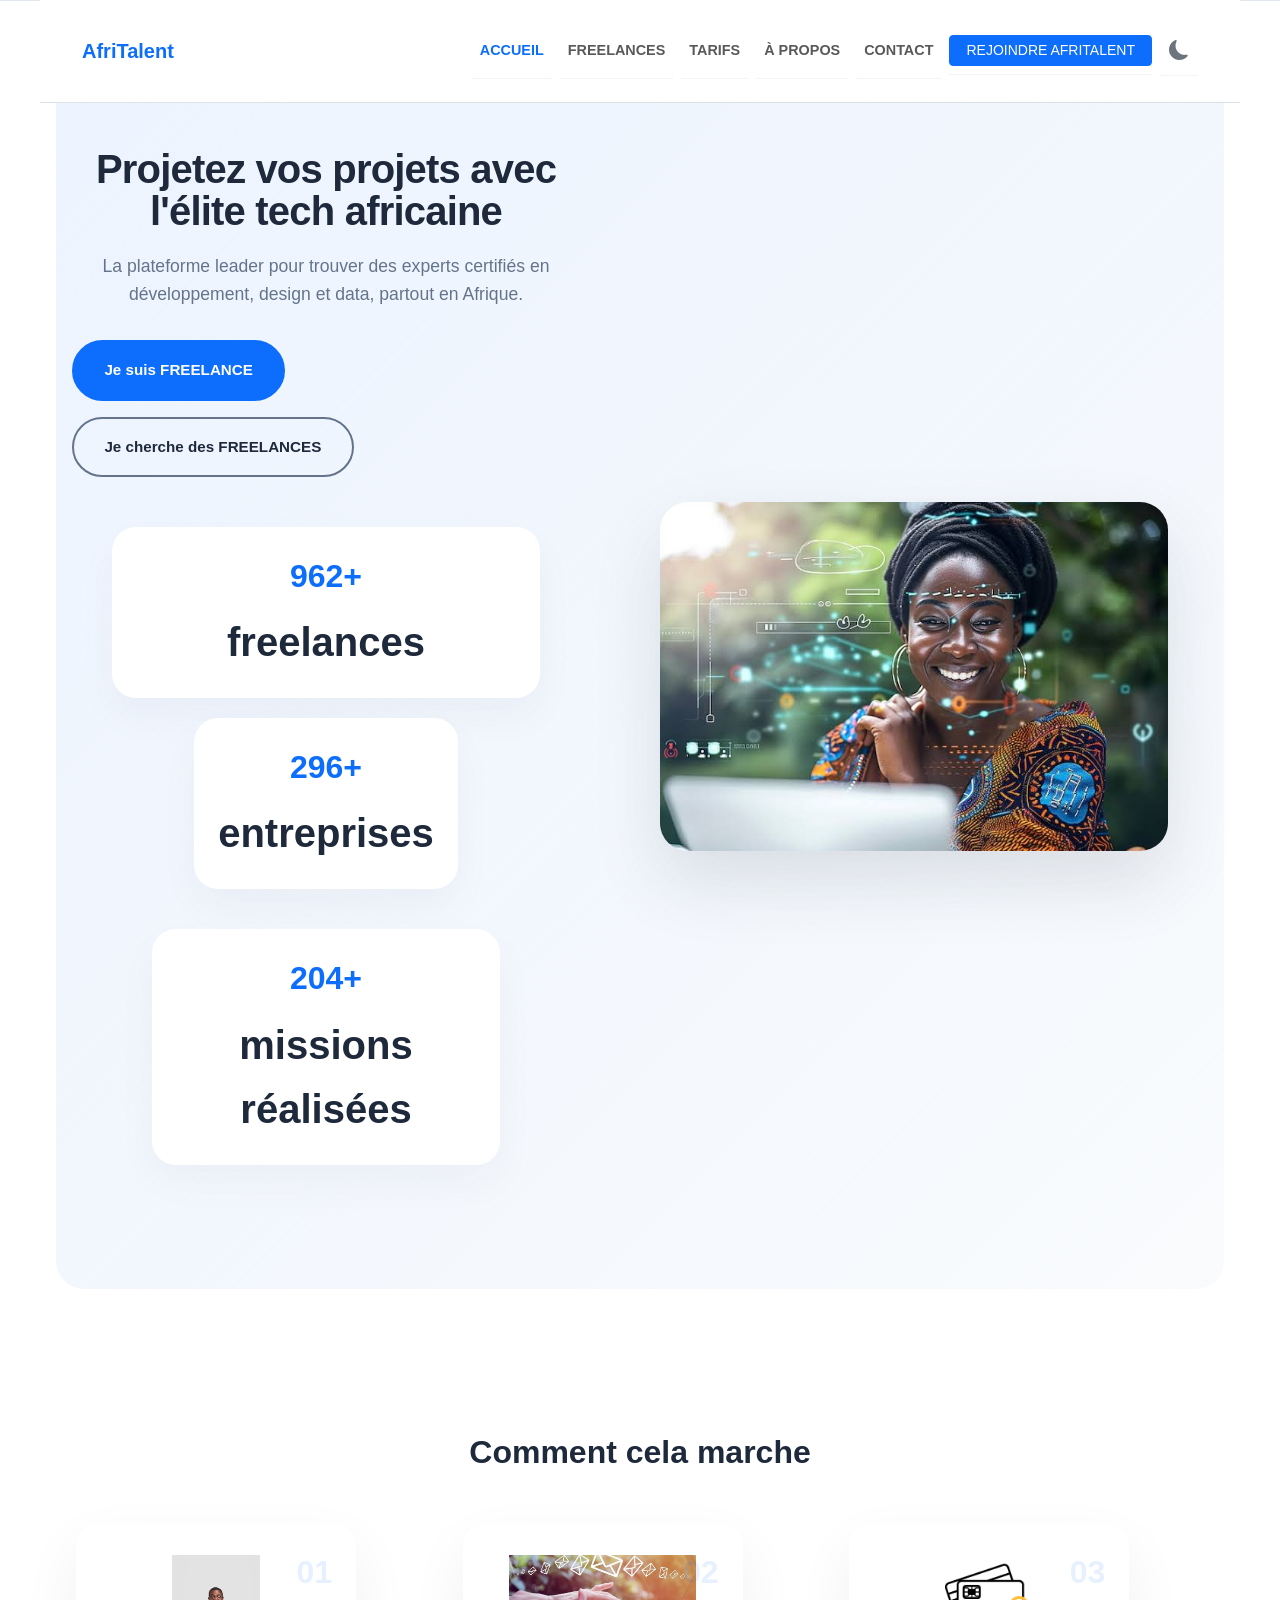
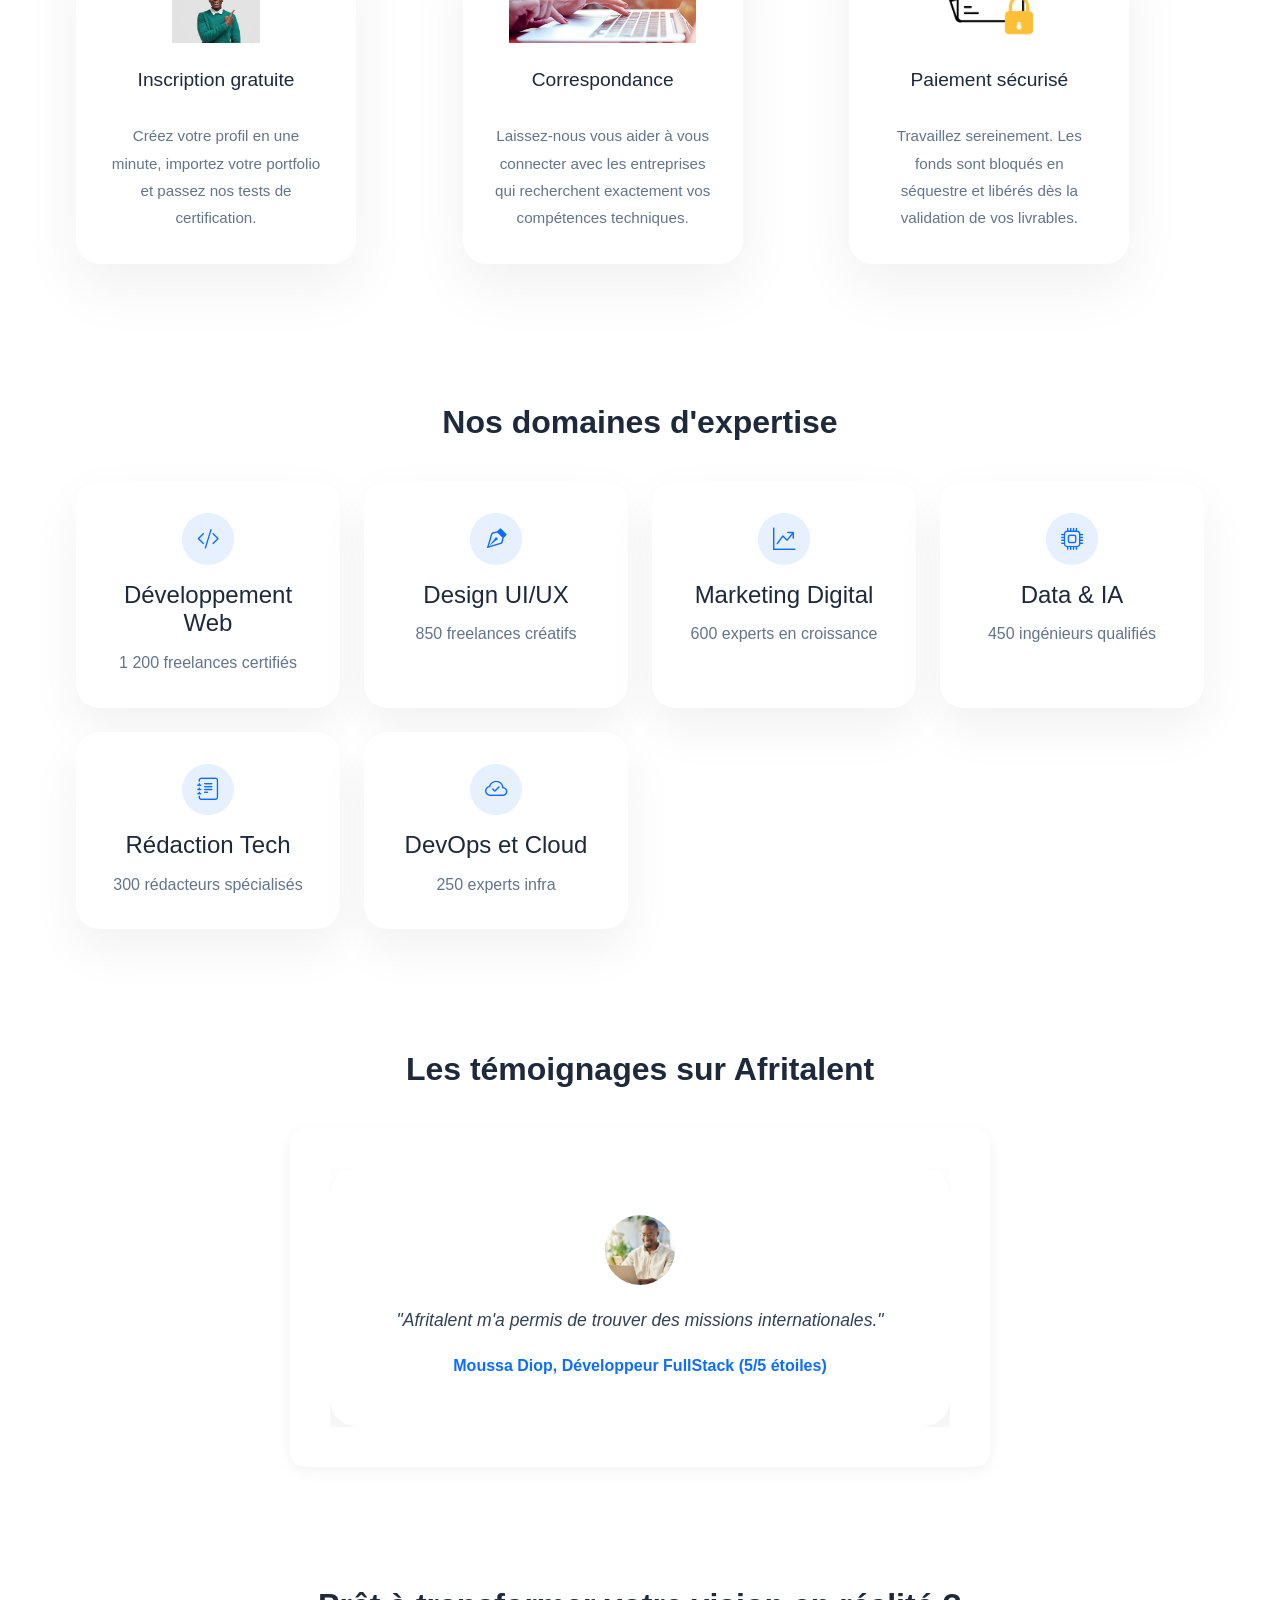
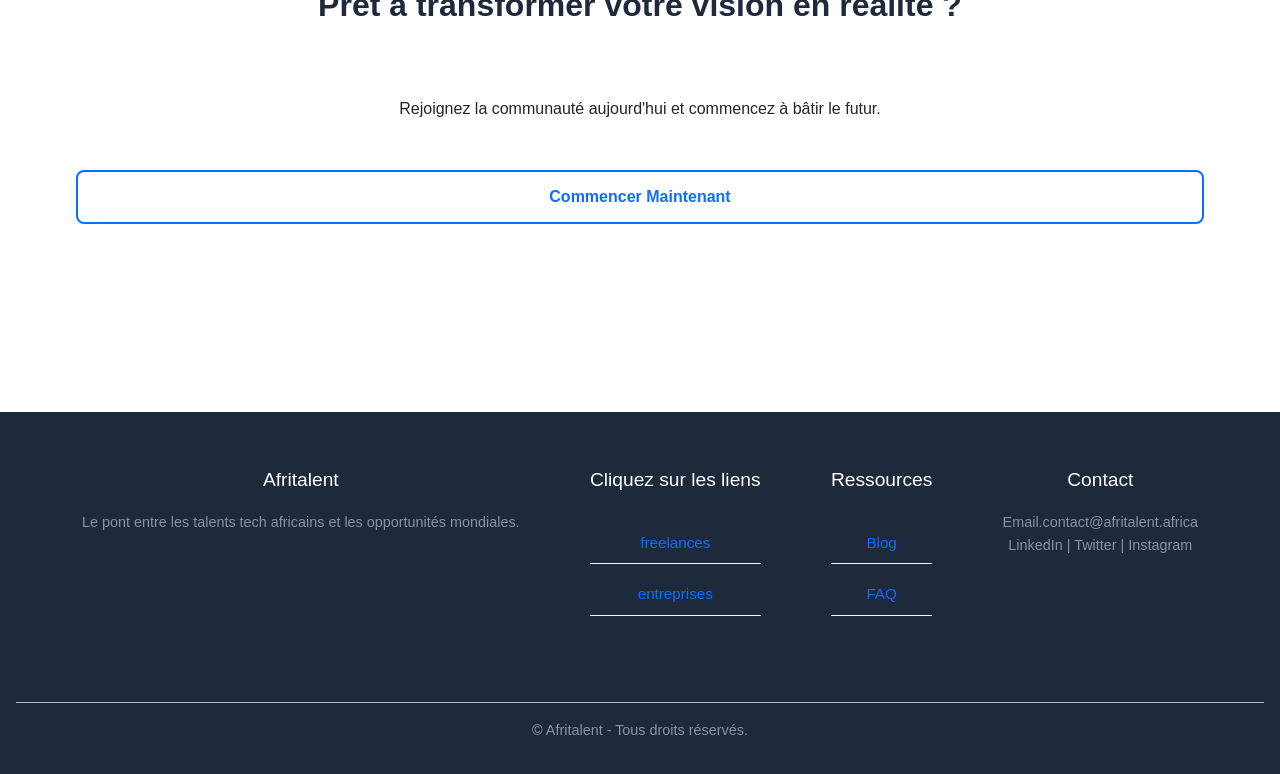
<file: index.html>
<!DOCTYPE html>
<html lang="fr">
<head>
    <!-- Meta tags et ressources globales -->
    <meta charset="UTF-8">
    <meta name="viewport" content="width=device-width, initial-scale=1.0">
    <title>Afritalent / Accueil</title>

    <!-- Bootstrap 5 pour la grille et les composants réactifs -->
    <link href="https://cdn.jsdelivr.net/npm/bootstrap@5.3.0/dist/css/bootstrap.min.css" rel="stylesheet">

    <!-- Icônes Bootstrap Icons -->
    <link rel="stylesheet" href="https://cdn.jsdelivr.net/npm/bootstrap-icons@1.11.3/font/bootstrap-icons.min.css">

    <!-- Styles personnalisés du site -->
    <link rel="stylesheet" href="css/style.css">
</head>
<body>

    
    <!-- Header / Navigation -->
    <!-- Contains brand, main navigation links and theme toggle -->
    
    <header>
        <nav class="navbar navbar-expand-md navbar-light bg-white border-bottom fixed-top" aria-label="Navigation principale">
            <div class="container">
                <a class="navbar-brand fw-bold text-primary d-flex align-items-center gap-2" href="index.html">
                    <span>AfriTalent</span>
                </a>
                
                <button class="navbar-toggler" type="button" data-bs-toggle="collapse" data-bs-target="#navbarNav" aria-controls="navbarNav" aria-expanded="false" aria-label="Toggle navigation">
                    <span class="navbar-toggler-icon"></span>
                </button>
                
                <div class="collapse navbar-collapse justify-content-end" id="navbarNav">
                    <ul class="navbar-nav gap-2 text-center pt-3 pt-md-0">
                        <li class="nav-item"><a class="nav-link active fw-bold text-primary" href="index.html">ACCUEIL</a></li>
                        <li class="nav-item"><a class="nav-link" href="freelances.html">FREELANCES</a></li>
                        <li class="nav-item"><a class="nav-link" href="tarifs.html">TARIFS</a></li>
                        <li class="nav-item"><a class="nav-link" href="about.html">À PROPOS</a></li>
                        <li class="nav-item"><a class="nav-link" href="contact.html">CONTACT</a></li>
                        <li class="nav-item"><a class="btn btn-primary btn-sm text-white px-3 mt-2 mt-md-0" href="#">Rejoindre AfriTalent</a></li>
                        <li class="nav-item">
                            <button id="theme-toggle" class="btn btn-link text-secondary fs-5 p-0 me-3" aria-label="Changer de thème">
                                <i class="bi bi-moon-fill" id="theme-toggle-icon"></i>
                            </button>
                        </li>
                    </ul>
                </div>
            </div>
        </nav>
    </header>

    <main>
       
        <!-- Hero Section: headline, CTA and stats -->
        
        <section class="hero fade-in-section">
        <div class="hero-content">
            <h1>Projetez vos projets avec l'élite tech africaine</h1>
            <p>La plateforme leader pour trouver des experts certifiés en développement, design et data, partout en Afrique.</p>
            <div class="hero-actions">
                <button type="button">Je suis FREELANCE</button>
                <button type="button">Je cherche des FREELANCES</button>
            </div>
            <div class="hero-stats">
                <div class="hero-stat">
                    <strong class="stat-number" data-target="2500" data-suffix="+">0</strong>
                    <span>freelances</span>
                </div>
                <div class="hero-stat">
                    <strong class="stat-number" data-target="800" data-suffix="+">0</strong>
                    <span>entreprises</span>
                </div>
                <div class="hero-stat">
                    <strong class="stat-number" data-target="1200" data-suffix="+">0</strong>
                    <span>missions réalisées</span>
                </div>
            </div>
        </div>
        <div class="hero-image">
            <img src="images.afri/images-1.jpg" alt="Illustration Afritalent">
        </div>
    </section>

    
        
        <!-- How It Works: feature cards explaining flow -->
        
        <section class="how-it-works fade-in-section">
        <h2>Comment cela marche</h2>
        <div class="card-grid">
            <article>
                <span>01</span>
                <img src="images.afri/images-4.jpg" alt="Inscription">
                <h3>Inscription gratuite</h3>
                <p>Créez votre profil en une minute, importez votre portfolio et passez nos tests de certification.</p>
            </article>
            <article>
                <span>02</span>
                <img src="images.afri/images-7.jpg" alt="Correspondance">
                <h3>Correspondance</h3>
                <p>Laissez-nous vous aider à vous connecter avec les entreprises qui recherchent exactement vos compétences techniques.</p>
            </article>
            <article>
                <span>03</span>
                <img src="images.afri/c.png" alt="Paiement sécurisé">
                <h3>Paiement sécurisé</h3>
                <p>Travaillez sereinement. Les fonds sont bloqués en séquestre et libérés dès la validation de vos livrables.</p>
            </article>
        </div>
    </section>

    
        
        <!-- Categories: expertise grid -->
        
        <section class="categories fade-in-section">
        <h2>Nos domaines d'expertise</h2>
        <div class="categories-grid">
            <div class="category-card">
                <i class="bi bi-code-slash"></i>
                <h3>Développement Web</h3>
                <p>1 200 freelances certifiés</p>
            </div>
            <div class="category-card">
                <i class="bi bi-vector-pen"></i>
                <h3>Design UI/UX</h3>
                <p>850 freelances créatifs</p>
            </div>
            <div class="category-card">
                <i class="bi bi-graph-up-arrow"></i>
                <h3>Marketing Digital</h3>
                <p>600 experts en croissance</p>
            </div>
            <div class="category-card">
                <i class="bi bi-cpu"></i>
                <h3>Data & IA</h3>
                <p>450 ingénieurs qualifiés</p>
            </div>
            <div class="category-card">
                <i class="bi bi-journal-text"></i>
                <h3>Rédaction Tech</h3>
                <p>300 rédacteurs spécialisés</p>
            </div>
            <div class="category-card">
                <i class="bi bi-cloud-check"></i>
                <h3>DevOps et Cloud</h3>
                <p>250 experts infra</p>
            </div>
        </div>
    </section>

    
        
        <!-- Testimonials: carousel of user quotes -->
       
        <section class="testimonials fade-in-section">
         <h2>Les témoignages sur Afritalent</h2>
        
        <!-- Carrousel Bootstrap 5 -->
        <div id="afriTestimonialCarousel" class="carousel slide testimonial-carousel" data-bs-ride="carousel">
            <div class="carousel-inner">
                
                <!-- Témoignage 1 (Actif par défaut) -->
                <div class="carousel-item active">
                    <div class="testimonial-card">
                        <img src="images.afri/images-16.jpg" alt="Portrait de Moussa Diop" class="testimonial-img">
                        <blockquote class="testimonial-text">"Afritalent m'a permis de trouver des missions internationales."</blockquote>
                        <p class="testimonial-author">Moussa Diop, Développeur FullStack (5/5 étoiles)</p>
                    </div>
                </div>
                
                <!-- Témoignage 2 (Nécessaire pour voir l'effet de défilement du carousel) -->
                <div class="carousel-item">
                    <div class="testimonial-card">
                        <img src="images.afri/entre.png" alt="Portrait Partenaire" class="testimonial-img">
                        <blockquote class="testimonial-text">"Une plateforme d'excellence pour recruter les meilleurs profils tech."</blockquote>
                        <p class="testimonial-author">Entreprise Partenaire, Tech Recruiter (5/5 étoiles)</p>
                    </div>
                </div>

            </div>
            
            <!-- Commandes Flèches Précédent / Suivant -->
            <button class="carousel-control-prev" type="button" data-bs-target="#afriTestimonialCarousel" data-bs-slide="prev">
                <span class="carousel-control-prev-icon" aria-hidden="true"></span>
                <span class="visually-hidden">Précédent</span>
            </button>
            <button class="carousel-control-next" type="button" data-bs-target="#afriTestimonialCarousel" data-bs-slide="next">
                <span class="carousel-control-next-icon" aria-hidden="true"></span>
                <span class="visually-hidden">Suivant</span>
            </button>
        </div>
    </section>

    
        
        <!-- Call To Action -->
        
        <section class="cta fade-in-section">
        <h2>Prêt à transformer votre vision en réalité ?</h2>
        <p>Rejoignez la communauté aujourd'hui et commencez à bâtir le futur.</p>
        <button type="button">Commencer Maintenant</button>
    </section>
    </main>

   
    <!-- Footer: site links and copyright -->
    
    <footer>
    <div class="container d-flex flex-wrap justify-content-between gap-4 py-4">
        <div>
            <h3>Afritalent</h3>
            <p>Le pont entre les talents tech africains et les opportunités mondiales.</p>
        </div>
        <div>
            <h3>Cliquez sur les liens</h3>
            <ul class="list-unstyled">
                <li><a href="freelances.html">freelances</a></li>
                <li><a href="index.html">entreprises</a></li>
            </ul>
        </div>
        <div>
            <h3>Ressources</h3>
            <ul class="list-unstyled">
                <li><a href="#">Blog</a></li>
                <li><a href="#">FAQ</a></li>
            </ul>
        </div>
        <div>
            <h3>Contact</h3>
            <p>Email.contact@afritalent.africa</p>
            <p>LinkedIn | Twitter | Instagram</p>
        </div>
    </div>
    <p class="text-center border-top pt-3 m-0">© Afritalent - Tous droits réservés.</p>
</footer>

<button id="back-to-top" class="btn btn-primary rounded-circle position-fixed bottom-0 end-0 m-4 d-none shadow-sm" aria-label="Retour en haut">
    <i class="bi bi-arrow-up"></i>
</button>
<!-- Bootstrap 5 via CDN : script JavaScript --> 
<script src="https://cdn.jsdelivr.net/npm/bootstrap@5.3.0/dist/js/bootstrap.bundle.min.js"></script> 
<!-- Votre script JavaScript --> 
<script src="js/main.js"></script>
</body>
</html>
</file>
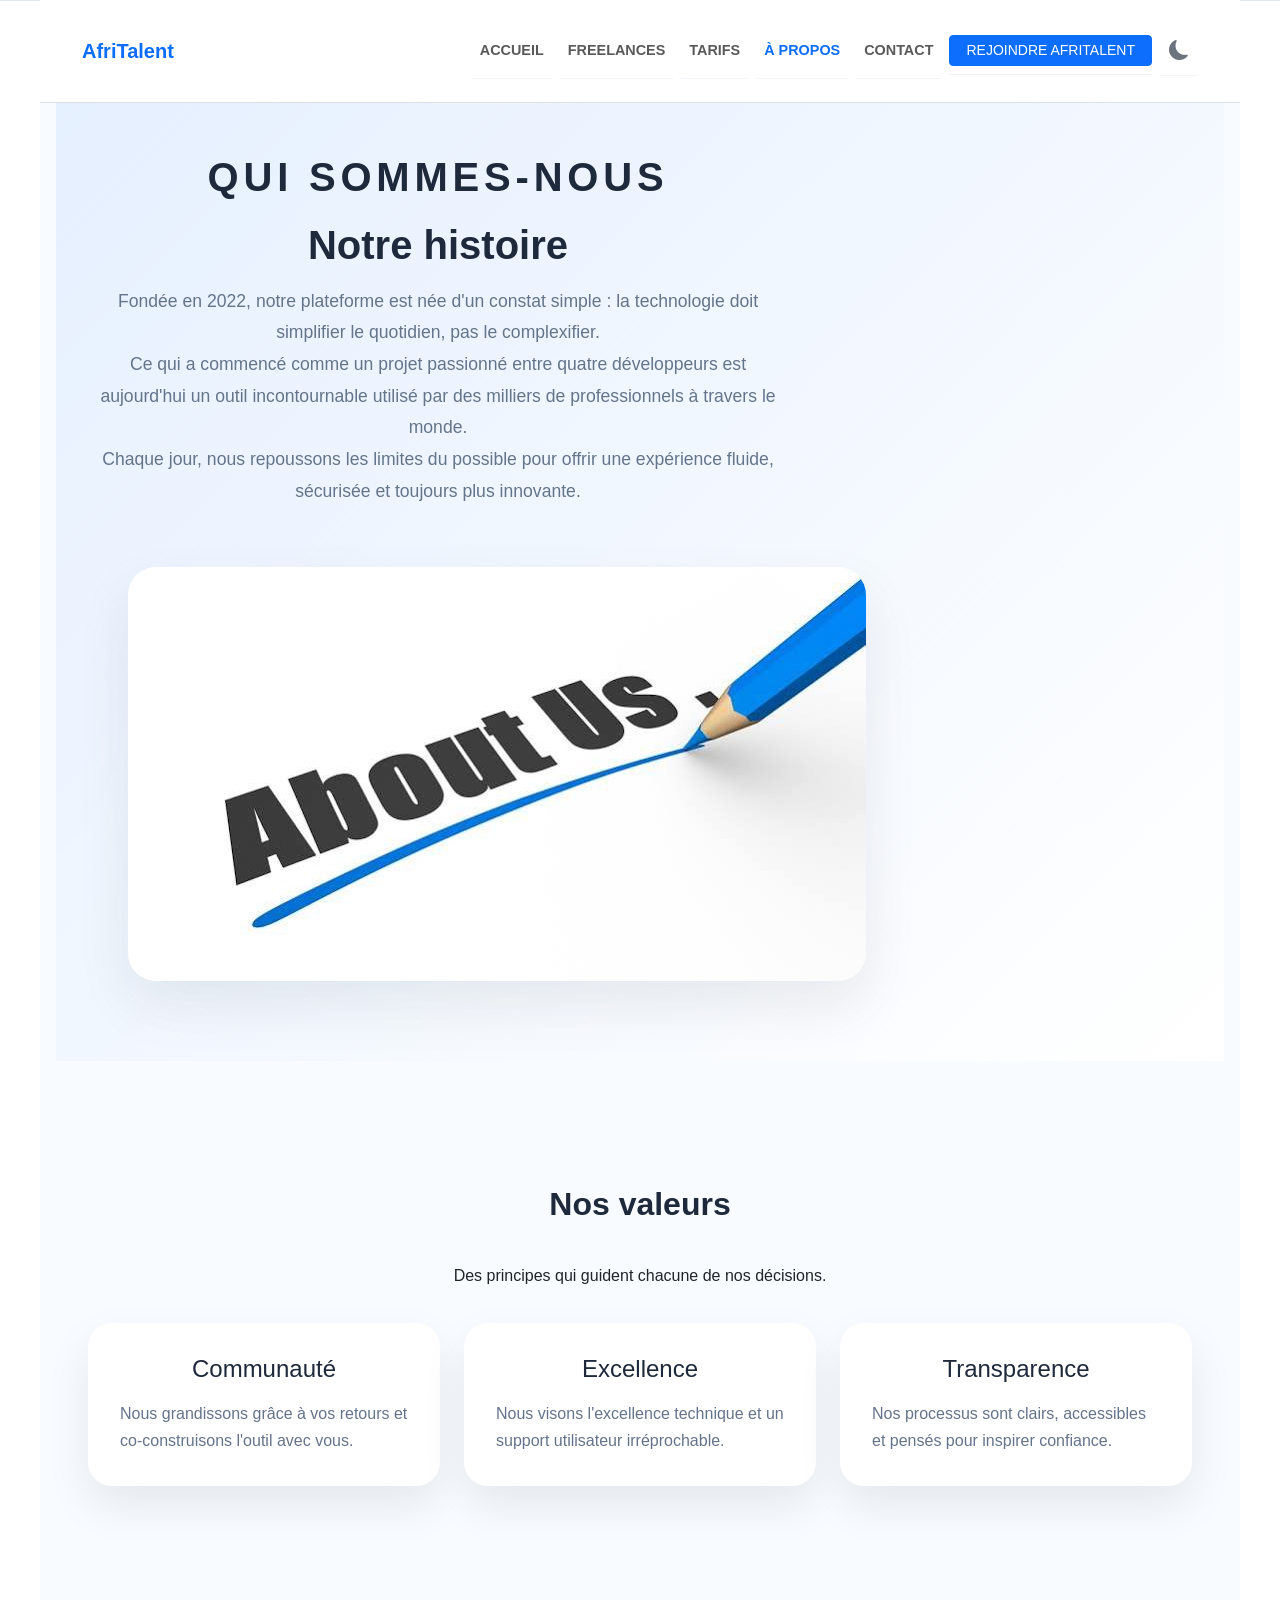
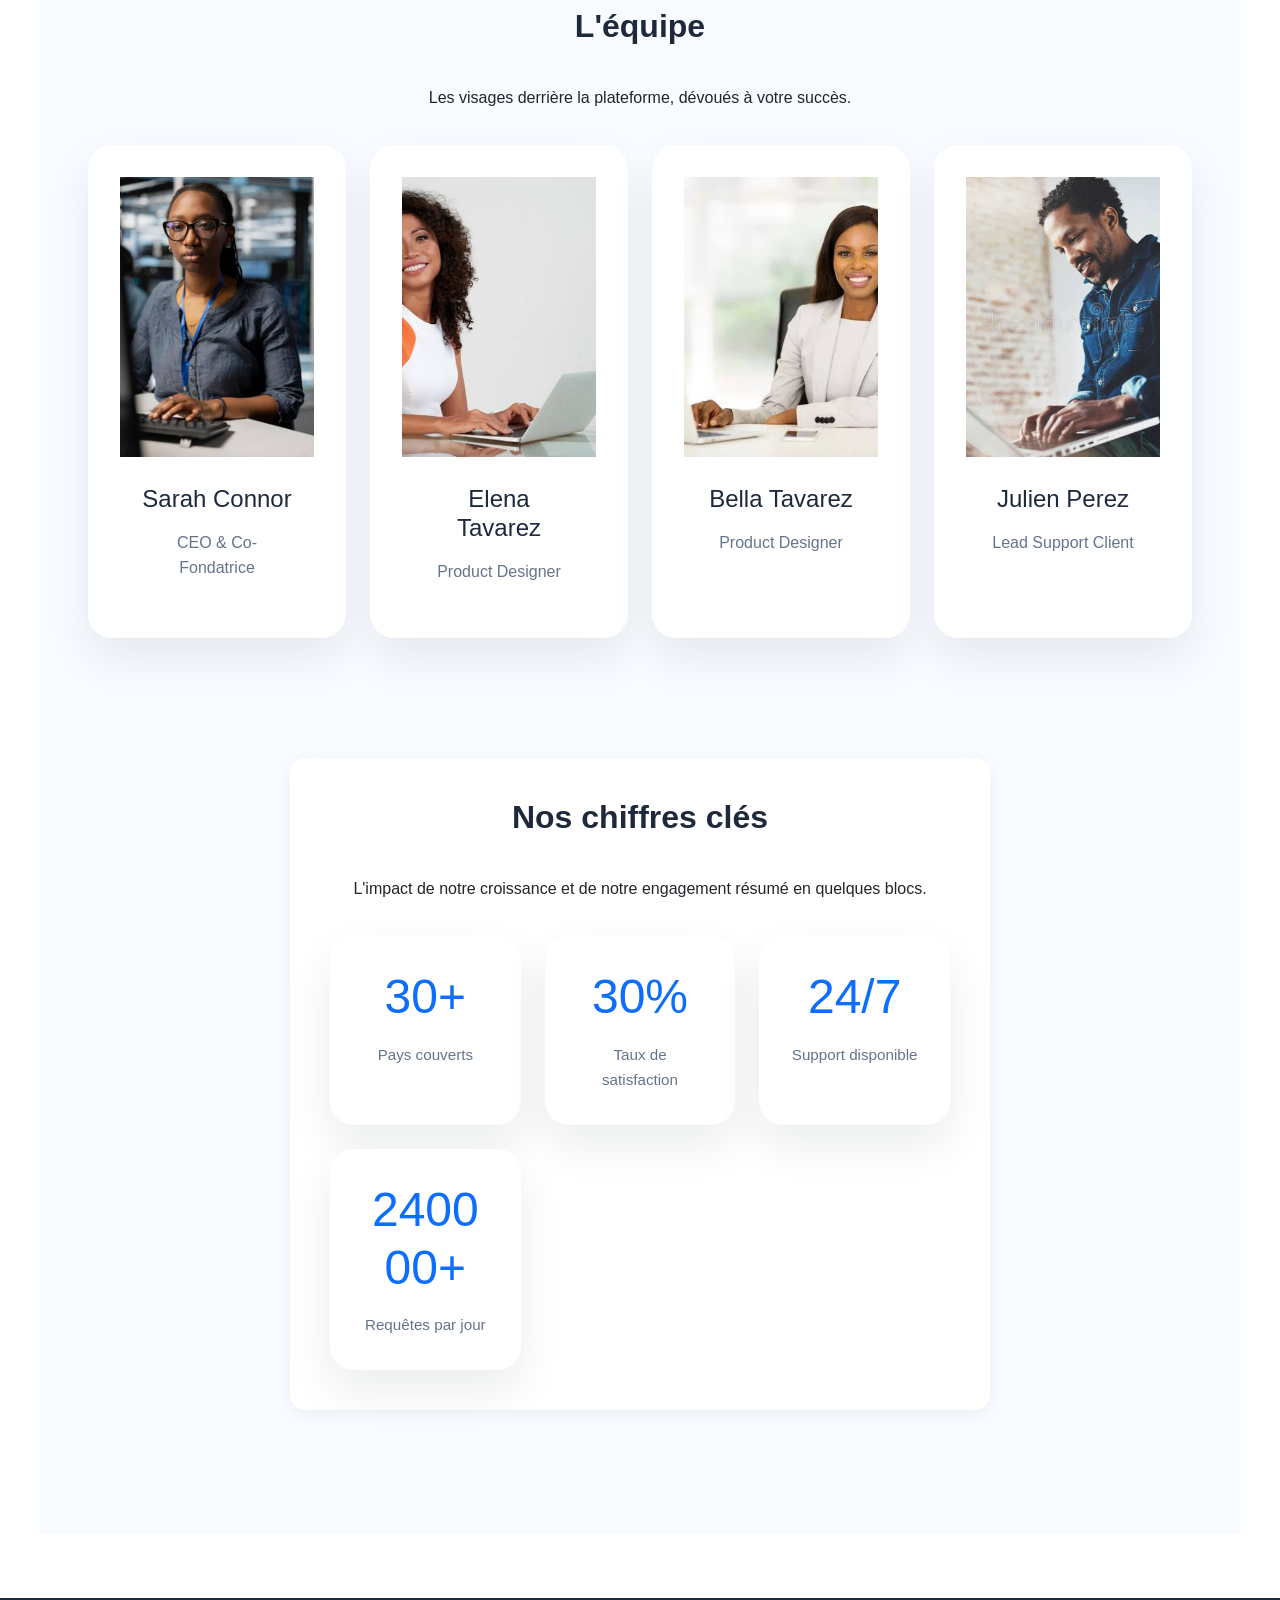
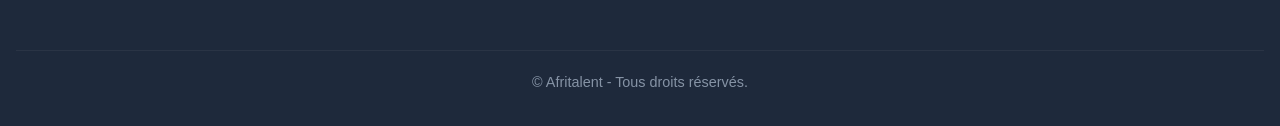
<file: about.html>
<!DOCTYPE html>
<html lang="fr">
<head>
    <!-- Meta tags et ressources globales -->
    <meta charset="UTF-8">
    <meta name="viewport" content="width=device-width, initial-scale=1.0">
    <title>Afritalent / À PROPOS</title>

    <!-- Bootstrap 5 : grille, composants et responsive -->
    <link href="https://cdn.jsdelivr.net/npm/bootstrap@5.3.0/dist/css/bootstrap.min.css" rel="stylesheet">

    <!-- Bootstrap Icons pour les pictogrammes dans la page -->
    <link rel="stylesheet" href="https://cdn.jsdelivr.net/npm/bootstrap-icons@1.11.3/font/bootstrap-icons.min.css">

    <!-- Style principal du site -->
    <link rel="stylesheet" href="css/style.css">
</head>
<body>
   
      <header>
        <nav class="navbar navbar-expand-md navbar-light bg-white border-bottom fixed-top" aria-label="Navigation principale">
            <div class="container">
                <a class="navbar-brand fw-bold text-primary" href="index.html">AfriTalent</a>
                
                <button class="navbar-toggler" type="button" data-bs-toggle="collapse" data-bs-target="#navbarNav" aria-controls="navbarNav" aria-expanded="false" aria-label="Toggle navigation">
                    <span class="navbar-toggler-icon"></span>
                </button>
                
                <div class="collapse navbar-collapse justify-content-end" id="navbarNav">
                    <ul class="navbar-nav gap-2 text-center pt-3 pt-md-0">
                        <li class="nav-item"><a class="nav-link" href="index.html">ACCUEIL</a></li>
                        <li class="nav-item"><a class="nav-link" href="freelances.html">FREELANCES</a></li>
                        <li class="nav-item"><a class="nav-link" href="tarifs.html">TARIFS</a></li>
                        <li class="nav-item"><a class="nav-link active fw-bold text-primary" href="about.html">À PROPOS</a></li>
                        <li class="nav-item"><a class="nav-link" href="contact.html">CONTACT</a></li>
                        <li class="nav-item"><a class="btn btn-primary btn-sm text-white px-3 mt-2 mt-md-0" href="#Afritalent">Rejoindre AfriTalent</a></li>
                        <li class="nav-item">
                            <button id="theme-toggle" class="btn btn-link text-secondary fs-5 p-0 me-3" aria-label="Changer de thème">
                                <i class="bi bi-moon-fill" id="theme-toggle-icon"></i>
                            </button>
                        </li>
                    </ul>
                </div>
            </div>
        </nav>
    </header>

    
    <!-- Main Content -->
   
    <main class="about-page">
       
        <!-- About Hero: intro and image -->
       
        <section class="about-hero fade-in-section">
            <div class="container">
                <div class="about-hero-grid">
                    <div class="about-text">
                        <span>Qui sommes-nous</span>
                        <h1>Notre histoire</h1>
                        <p>Fondée en 2022, notre plateforme est née d'un constat simple : la technologie doit simplifier le quotidien, pas le complexifier.</p>
                        <p>Ce qui a commencé comme un projet passionné entre quatre développeurs est aujourd'hui un outil incontournable utilisé par des milliers de professionnels à travers le monde.</p>
                        <p>Chaque jour, nous repoussons les limites du possible pour offrir une expérience fluide, sécurisée et toujours plus innovante.</p>
                    </div>
                    <div class="about-image">
                        <img src="images.afri/images-12.jpg" alt="Équipe Afritalent">
                    </div>
                </div>
            </div>
        </section>

       
        <!-- Values: company principles -->
        
        <section class="about-values fade-in-section">
            <div class="container">
                <div class="section-header text-center">
                    <h2>Nos valeurs</h2>
                    <p>Des principes qui guident chacune de nos décisions.</p>
                </div>
                <div class="value-grid">
                    <div class="value-card">
                        <h3>Communauté</h3>
                        <p>Nous grandissons grâce à vos retours et co-construisons l'outil avec vous.</p>
                    </div>
                    <div class="value-card">
                        <h3>Excellence</h3>
                        <p>Nous visons l'excellence technique et un support utilisateur irréprochable.</p>
                    </div>
                    <div class="value-card">
                        <h3>Transparence</h3>
                        <p>Nos processus sont clairs, accessibles et pensés pour inspirer confiance.</p>
                    </div>
                </div>
            </div>
        </section>

        
        <!-- Team: member cards -->
       
        <section class="team fade-in-section">
            <div class="container">
                <div class="section-header text-center">
                    <h2>L'équipe</h2>
                    <p>Les visages derrière la plateforme, dévoués à votre succès.</p>
                </div>
                <div class="team-grid">
                    <div class="member-card">
                        <img src="images.afri/images-13.jpg" alt="Sarah Connor">
                        <div class="member-info">
                            <h3>Sarah Connor</h3>
                            <p>CEO & Co-Fondatrice</p>
                        </div>
                    </div>
                    <div class="member-card">
                        <img src="images.afri/images-14.jpg" alt="Elena Tavarez">
                        <div class="member-info">
                            <h3>Elena Tavarez</h3>
                            <p>Product Designer</p>
                        </div>
                    </div>
                    <div class="member-card">
                        <img src="images.afri/images-15.jpg" alt="Bella Tavarez">
                        <div class="member-info">
                            <h3>Bella Tavarez</h3>
                            <p>Product Designer</p>
                        </div>
                    </div>
                    <div class="member-card">
                        <img src="images.afri/imagesjj.jpg" alt="Julien Perez">
                        <div class="member-info">
                            <h3>Julien Perez</h3>
                            <p>Lead Support Client</p>
                        </div>
                    </div>
                </div>
            </div>
        </section>

       
        <!-- Stats: animated counters -->
        
        <section class="about-stats fade-in-section">
            <div class="container">
                <div class="section-header text-center">
                    <h2>Nos chiffres clés</h2>
                    <p>L'impact de notre croissance et de notre engagement résumé en quelques blocs.</p>
                </div>
                <div class="stats-grid">
                    <div class="stat-card">
                        <h3 class="stat-number" data-target="120" data-suffix="+">0</h3>
                        <p>Pays couverts</p>
                    </div>
                    <div class="stat-card">
                        <h3 class="stat-number" data-target="98" data-suffix="%">0</h3>
                        <p>Taux de satisfaction</p>
                    </div>
                    <div class="stat-card">
                        <h3 class="stat-number" data-target="24" data-suffix="/7">0</h3>
                        <p>Support disponible</p>
                    </div>
                    <div class="stat-card">
                        <h3 class="stat-number" data-target="2000000" data-suffix="+">0</h3>
                        <p>Requêtes par jour</p>
                    </div>
                </div>
            </div>
        </section>
    </main>

    <footer>
        <p>© Afritalent - Tous droits réservés.</p>
    </footer>
    
    <button id="back-to-top" class="btn btn-primary rounded-circle position-fixed bottom-0 end-0 m-4 d-none shadow-sm" aria-label="Retour en haut">
        <i class="bi bi-arrow-up"></i>
    </button>

    <script src="https://cdn.jsdelivr.net/npm/bootstrap@5.3.0/dist/js/bootstrap.bundle.min.js"></script>
    <script src="js/main.js"></script>
</body>
</html>
</file>
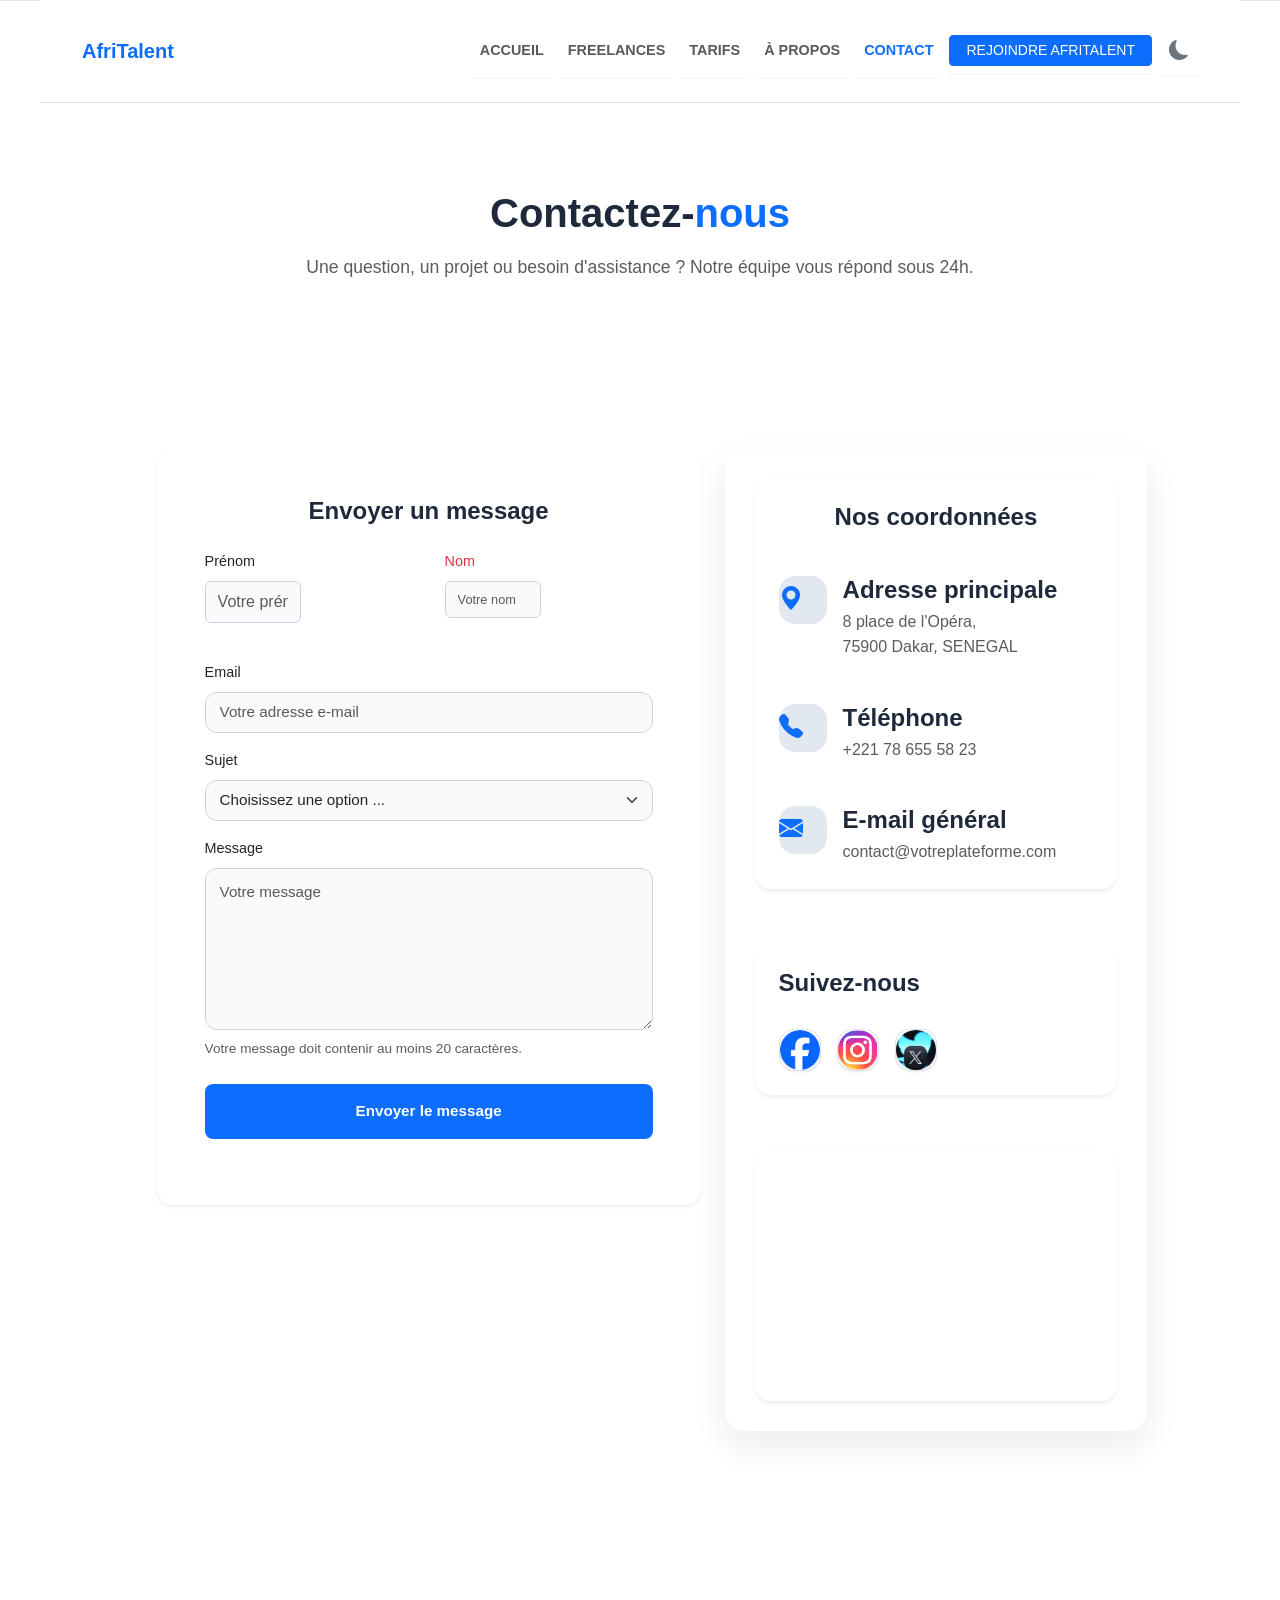
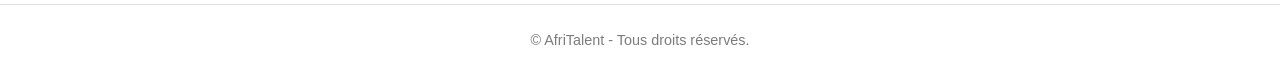
<file: contact.html>
<!DOCTYPE html>
<html lang="fr">
<head>
    <!-- Meta tags et configuration d'affichage responsive -->
    <meta charset="UTF-8">
    <meta name="viewport" content="width=device-width, initial-scale=1.0">
    <title>Afritalent / CONTACT</title>

    <!-- Bootstrap 5 pour la structure de page et les composants interactifs -->
    <link href="https://cdn.jsdelivr.net/npm/bootstrap@5.3.0/dist/css/bootstrap.min.css" rel="stylesheet">

    <!-- Bootstrap Icons pour les icônes du formulaire et du footer -->
    <link rel="stylesheet" href="https://cdn.jsdelivr.net/npm/bootstrap-icons@1.11.3/font/bootstrap-icons.min.css">

    <!-- Feuille de style principale du site -->
    <link rel="stylesheet" href="css/style.css">
</head>
<body>
<header>
        <nav class="navbar navbar-expand-md navbar-light bg-white border-bottom fixed-top" aria-label="Navigation principale">
            <div class="container">
                <a class="navbar-brand fw-bold text-primary" href="index.html">AfriTalent</a>
                
                <button class="navbar-toggler" type="button" data-bs-toggle="collapse" data-bs-target="#navbarNav" aria-controls="navbarNav" aria-expanded="false" aria-label="Toggle navigation">
                    <span class="navbar-toggler-icon"></span>
                </button>
                
                <div class="collapse navbar-collapse justify-content-end" id="navbarNav">
                    <ul class="navbar-nav gap-2 text-center pt-3 pt-md-0">
                        <li class="nav-item"><a class="nav-link" href="index.html">ACCUEIL</a></li>
                        <li class="nav-item"><a class="nav-link" href="freelances.html">FREELANCES</a></li>
                        <li class="nav-item"><a class="nav-link" href="tarifs.html">TARIFS</a></li>
                        <li class="nav-item"><a class="nav-link" href="about.html">À PROPOS</a></li>
                        <li class="nav-item"><a class="nav-link active fw-bold text-primary" href="contact.html">CONTACT</a></li>
                        <li class="nav-item"><a class="btn btn-primary btn-sm text-white px-3 mt-2 mt-md-0" href="#Afritalent">Rejoindre AfriTalent</a></li>
                        <li class="nav-item">
                            <button id="theme-toggle" class="btn btn-link text-secondary fs-5 p-0 me-3" aria-label="Changer de thème">
                                <i class="bi bi-moon-fill" id="theme-toggle-icon"></i>
                            </button>
                        </li>
                    </ul>
                </div>
            </div>
        </nav>
    </header>

    <div style="margin-top: 80px;"></div>

    
    <!-- Main Content: Contact form and contact info -->
   
    <main class="contact-page py-5">
        
        <!-- Contact Intro: page title and lead paragraph -->
        <!-- Explains the purpose of the contact page and sets user expectation -->
       
        <section class="contact-intro text-center mb-5 container">
            <div class="row justify-content-center">
                <div class="col-12 col-md-8">
                    <h1 class="display-5 fw-bold mb-3">Contactez-<span>nous</span></h1>
                    <p class="lead text-muted">Une question, un projet ou besoin d'assistance ? Notre équipe vous répond sous 24h.</p>
                </div>
            </div>
        </section>

       
        <!-- Contact layout: left column is the form, right column contains contact details -->
        <!-- This section is split en deux pour une lecture claire et une navigation facile -->
       
        <section class="contact-layout container">
            <h2 class="visually-hidden">Formulaire de contact et coordonnées</h2>
            <div class="row g-5">
                
                <div class="col-12 col-lg-7">
                    <div class="card border-0 shadow-sm p-4 p-md-5 rounded-4 contact-form">
                        <h3 class="fw-bold mb-4">Envoyer un message</h3>
                        <form>
                            <div class="row g-3 mb-3 form-row">
                                <div class="col-12 col-md-6 form-group">
                                    <label for="prenom" class="form-label fw-medium">Prénom</label>
                                    <input id="prenom" type="text" class="form-control py-2" placeholder="Votre prénom">
                                    <small class="form-text text-danger d-none">Veuillez renseigner votre prénom</small>
                                </div>
                                <div class="col-12 col-md-6 form-group">
                                    <label for="nom" class="form-label fw-medium">Nom</label>
                                    <input id="nom" type="text" class="form-control py-2" placeholder="Votre nom">
                                    <small class="form-text text-danger d-none">Veuillez renseigner votre nom</small>
                                </div>
                            </div>
                            
                            <div class="mb-3 form-group">
                                <label for="email" class="form-label fw-medium">Email</label>
                                <input id="email" type="email" class="form-control py-2" placeholder="Votre adresse e-mail">
                                <small class="form-text text-danger d-none">Veuillez renseigner votre email</small>
                            </div>
                            
                            <div class="mb-3 form-group">
                                <label for="sujet" class="form-label fw-medium">Sujet</label>
                                <select id="sujet" class="form-select py-2">
                                    <option value="">Choisissez une option ...</option>
                                    <option value="support">Support Technique</option>
                                    <option value="commercial">Service Commercial</option>
                                    <option value="partenariat">Partenariat</option>
                                    <option value="autre">Autre demande</option>
                                </select>
                                <small class="form-text text-danger d-none">Veuillez sélectionner le sujet de votre message.</small>
                            </div>
                            
                            <div class="mb-4 form-group">
                                <label for="message" class="form-label fw-medium">Message</label>
                                <textarea id="message" rows="6" class="form-control" placeholder="Votre message"></textarea>
                                <small class="form-text text-muted">Votre message doit contenir au moins 20 caractères.</small>
                            </div>
                            
                            <div class="form-group form-action">
                                <button type="submit" class="btn btn-primary w-100 py-3 text-white fw-bold rounded-3">Envoyer le message</button>
                            </div>
                        </form>
                    </div>
                </div>

                <aside class="col-12 col-lg-5 contact-info d-flex flex-column gap-4">
                    
                    <div class="card border-0 shadow-sm p-4 rounded-4 bg-white info-card flex-grow-1">
                        <h3 class="fw-bold mb-4">Nos coordonnées</h3>
                        
                        <div class="d-flex align-items-start gap-3 mb-4 contact-item">
                            <div class="icon text-primary fs-4 pt-1">
                                <i class="bi bi-geo-alt-fill"></i>
                            </div>
                            <div>
                                <h4 class="fw-bold mb-1">Adresse principale</h4>
                                <p class="text-muted mb-0">8 place de l'Opéra,<br>75900 Dakar, SENEGAL</p>
                            </div>
                        </div>
                        
                        <div class="d-flex align-items-start gap-3 mb-4 contact-item">
                            <div class="icon text-primary fs-4 pt-1">
                                <i class="bi bi-telephone-fill"></i>
                            </div>
                            <div>
                                <h4 class="fw-bold mb-1">Téléphone</h4>
                                <p class="text-muted mb-0">+221 78 655 58 23</p>
                            </div>
                        </div>
                        
                        <div class="d-flex align-items-start gap-3 contact-item">
                            <div class="icon text-primary fs-4 pt-1">
                                <i class="bi bi-envelope-fill"></i>
                            </div>
                            <div>
                                <h4 class="fw-bold mb-1">E-mail général</h4>
                                <p class="text-muted mb-0">contact@votreplateforme.com</p>
                            </div>
                        </div>
                    </div>

                    <div class="card border-0 shadow-sm p-4 rounded-4 bg-white social-section">
                        <h4 class="fw-bold mb-3">Suivez-nous</h4>
                        <div class="d-flex gap-3 social-links">
                            <a href="https://facebook.com" target="_blank" rel="noopener noreferrer" class="social-icon" aria-label="Facebook">
                                <img src="images.afri/images.png" alt="Facebook" class="rounded-circle shadow-sm" style="width: 40px; height: 40px; object-fit: cover;">
                            </a>
                            <a href="https://instagram.com" target="_blank" rel="noopener noreferrer" class="social-icon" aria-label="Instagram">
                                <img src="images.afri/Instagram-icon-Logo-2016-present.png" alt="Instagram" class="rounded-circle shadow-sm" style="width: 40px; height: 40px; object-fit: cover;">
                            </a>
                            <a href="https://twitter.com" target="_blank" rel="noopener noreferrer" class="social-icon" aria-label="Twitter">
                                <img src="images.afri/nl-3038-twitter.jpg" alt="Twitter" class="rounded-circle shadow-sm" style="width: 40px; height: 40px; object-fit: cover;">
                            </a>
                        </div>
                    </div>

                    <div class="card border-0 shadow-sm rounded-4 overflow-hidden map-frame" style="height: 250px;">
                        <iframe src="https://www.google.com/maps/embed?pb=!1m18!1m12!1m3!1d3859.3477145749715!2d-17.4471!3d14.6937!2m3!1f0!2f0!3f0!3m2!1i1024!2i768!4f13.1!3m3!1m2!1s0x0%3A0x0!2zMTTCsDQxJzM3LjMiTiAxN8KwMjYnNDkuNiJX!5e0!3m2!1sfr!2ssn!4v1625000000000!5m2!1sfr!2ssn" class="w-100 h-100 border-0" allowfullscreen="" loading="lazy" aria-label="Carte Google Maps"></iframe>
                    </div>
                </aside>
                
            </div>
        </section>
    </main>

    <footer class="bg-white py-4 text-center border-top">
        <div class="container">
            <p class="text-muted mb-0">© AfriTalent - Tous droits réservés.</p>
        </div>
    </footer>
    <button id="back-to-top" class="btn btn-primary rounded-circle position-fixed bottom-0 end-0 m-4 d-none shadow-sm" aria-label="Retour en haut">
        <i class="bi bi-arrow-up"></i>
    </button>

<!-- Bootstrap 5 via CDN : script JavaScript --> 
<script 
src="https://cdn.jsdelivr.net/npm/bootstrap@5.3.0/dist/js/bootstrap.bundle.min.js"
></script> 
<!-- Votre script JavaScript --> 
<script src="js/main.js"></script>
</body>
</html>
</file>
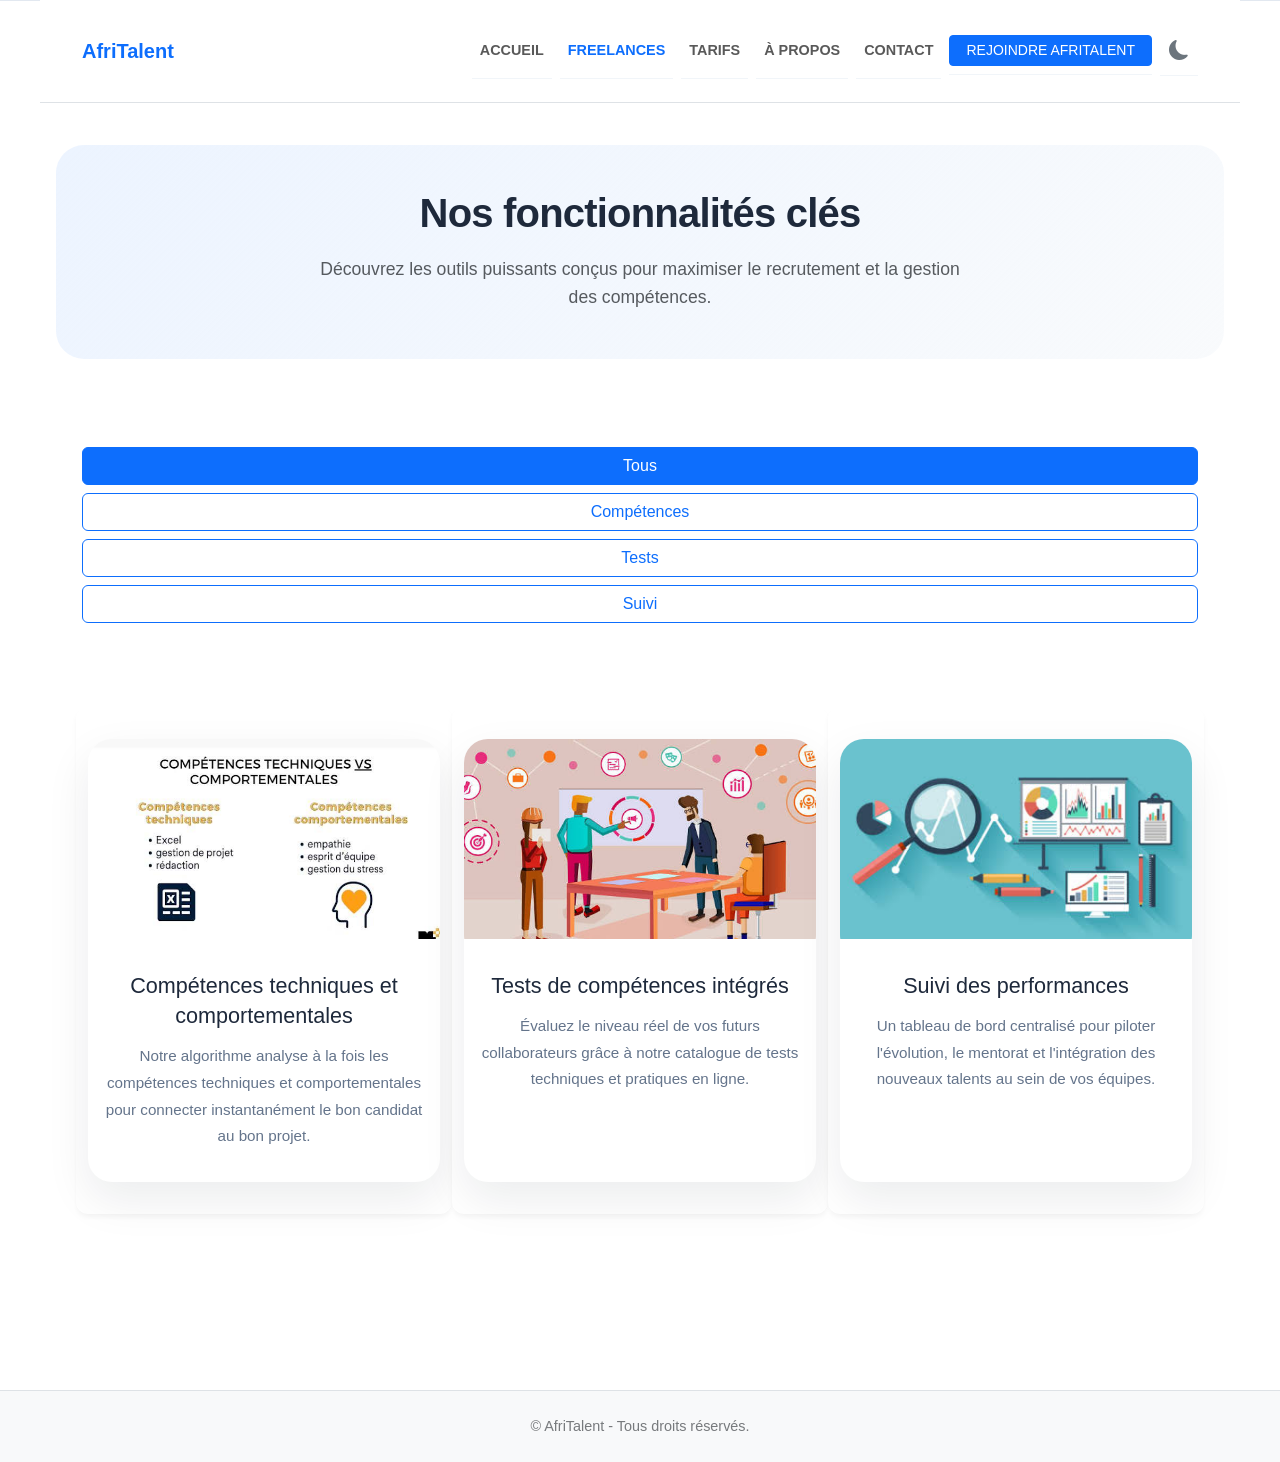
<file: freelances.html>
<!DOCTYPE html>
<html lang="fr">
<head>
    <!-- Meta tags pour l'expérience mobile et l'encodage UTF-8 -->
    <meta charset="UTF-8">
    <meta name="viewport" content="width=device-width, initial-scale=1.0">
    <title>AfriTalent / FREELANCES</title>

    <!-- Bootstrap 5 CDN pour la mise en page responsive -->
    <link href="https://cdn.jsdelivr.net/npm/bootstrap@5.3.0/dist/css/bootstrap.min.css" rel="stylesheet">

    <!-- Bootstrap Icons pour les icônes utilisées sur le site -->
    <link rel="stylesheet" href="https://cdn.jsdelivr.net/npm/bootstrap-icons@1.11.3/font/bootstrap-icons.min.css">

    <!-- Feuille de style personnalisée du projet -->
    <link rel="stylesheet" href="css/style.css">
</head>
<body>



         <!-- 1. NAVBAR RESPONSIVE (Menu Hamburger natif Bootstrap) -->
         
    <header>
        <nav class="navbar navbar-expand-md navbar-light bg-white border-bottom fixed-top">
            <div class="container">
                <!-- Logo / Marque -->
                <a class="navbar-brand fw-bold text-primary" href="index.html">AfriTalent</a>
                
                <!-- Bouton Hamburger visible uniquement sur Mobile/Tablette < 768px -->
                <button class="navbar-toggler" type="button" data-bs-toggle="collapse" data-bs-target="#navbarNav" aria-controls="navbarNav" aria-expanded="false" aria-label="Toggle navigation">
                    <span class="navbar-toggler-icon"></span>
                </button>
                
                <!-- Liens de navigation (se masquent derrière le hamburger sur mobile) -->
                <div class="collapse navbar-collapse justify-content-end" id="navbarNav">
                    <ul class="navbar-nav gap-2 text-center pt-3 pt-md-0">
                        <li class="nav-item"><a class="nav-link" href="index.html">ACCUEIL</a></li>
                        <li class="nav-item"><a class="nav-link active fw-bold text-primary" href="freelances.html">FREELANCES</a></li>
                        <li class="nav-item"><a class="nav-link" href="tarifs.html">TARIFS</a></li>
                        <li class="nav-item"><a class="nav-link" href="about.html">À PROPOS</a></li>
                        <li class="nav-item"><a class="nav-link" href="contact.html">CONTACT</a></li>
                        <li class="nav-item"><a class="btn btn-primary btn-sm text-white px-3 mt-2 mt-md-0" href="#Afritalent">Rejoindre AfriTalent</a></li>
                        <li class="nav-item">
                            <button id="theme-toggle" class="btn btn-link text-secondary fs-5 p-0 me-3" aria-label="Changer de thème">
                                <i class="bi bi-moon-fill" id="theme-toggle-icon"></i>
                            </button>
                        </li>
                    </ul>
                </div>
            </div>
        </nav>
    </header>

    <!-- Espacement pour compenser la navbar fixe -->
    <div style="margin-top: 80px;"></div>

    
    <!-- Main Content: Freelances features & filters -->
    
    <main>
        <!-- Section Hero réactive -->
        
        <!-- Hero: page headline and intro -->
        
        <section class="hero freelances-hero py-5">
            <div class="container">
                <div class="hero-content text-center">
                    <h1>Nos fonctionnalités <span>clés</span></h1>
                    <p class="lead text-muted mx-auto" style="max-width: 700px;">Découvrez les outils puissants conçus pour maximiser le recrutement et la gestion des compétences.</p>
                </div>
            </div>
        </section>

        
        <!-- Filter Bar: category buttons for client-side filtering -->
        
        <div class="filter-bar py-4">
            <div class="container text-center">
                <div class="d-flex flex-wrap justify-content-center gap-2">
                    <button type="button" class="btn btn-outline-primary filter-btn active" data-filter="all">Tous</button>
                    <button type="button" class="btn btn-outline-primary filter-btn" data-filter="competences">Compétences</button>
                    <button type="button" class="btn btn-outline-primary filter-btn" data-filter="tests">Tests</button>
                    <button type="button" class="btn btn-outline-primary filter-btn" data-filter="suivi">Suivi</button>
                </div>
            </div>
        </div>

       
             <!-- 2. GRILLE CONFIGURÉE (col-12 mobile, col-md-6 tablette, col-lg-4 desktop) -->
             
        
        <!-- Features Grid: feature cards with data-category attributes -->
        
        <section class="features pb-5">
            <div class="container">
                <h2 class="visually-hidden">Fonctionnalités principales</h2>
                <div class="row g-4">
                    
                    <!-- Fonctionnalité 1 -->
                    <article class="col-12 col-md-6 col-lg-4" data-category="competences">
                        <div class="feature-card h-100">
                            <div class="feature-img-wrapper">
                                <img src="images.afri/images-9.jpg" alt="Compétences techniques et comportementales">
                            </div>
                            <div class="feature-card-body">
                                <h3>Compétences techniques et comportementales</h3>
                                <p>Notre algorithme analyse à la fois les compétences techniques et comportementales pour connecter instantanément le bon candidat au bon projet.</p>
                            </div>
                        </div>
                    </article>
                    
                    <!-- Fonctionnalité 2 -->
                    <article class="col-12 col-md-6 col-lg-4" data-category="tests">
                        <div class="feature-card h-100">
                            <div class="feature-img-wrapper">
                                <img src="images.afri/images-10.jpg" alt="Tests de compétences intégrés">
                            </div>
                            <div class="feature-card-body">
                                <h3>Tests de compétences intégrés</h3>
                                <p>Évaluez le niveau réel de vos futurs collaborateurs grâce à notre catalogue de tests techniques et pratiques en ligne.</p>
                            </div>
                        </div>
                    </article>
                    
                    <!-- Fonctionnalité 3 -->
                    <article class="col-12 col-md-6 col-lg-4" data-category="suivi">
                        <div class="feature-card h-100">
                            <div class="feature-img-wrapper">
                                <img src="images.afri/images-11.jpg" alt="Suivi des performances">
                            </div>
                            <div class="feature-card-body">
                                <h3>Suivi des performances</h3>
                                <p>Un tableau de bord centralisé pour piloter l'évolution, le mentorat et l'intégration des nouveaux talents au sein de vos équipes.</p>
                            </div>
                        </div>
                    </article>

                </div>
            </div>
        </section>
    </main>

    <footer class="bg-light py-4 text-center border-top">
        <div class="container">
            <p class="text-muted mb-0">© AfriTalent - Tous droits réservés.</p>
        </div>
    </footer>

    <!-- Bouton Retour en haut -->
    <button id="back-to-top" class="btn btn-primary rounded-circle position-fixed bottom-0 end-0 m-4 d-none shadow-sm" aria-label="Retour en haut">
        <i class="bi bi-arrow-up"></i>
    </button>
    
    <script src="https://cdn.jsdelivr.net/npm/bootstrap@5.3.0/dist/js/bootstrap.bundle.min.js"></script>
    <script src="js/main.js"></script>
</body>
</html>
</file>
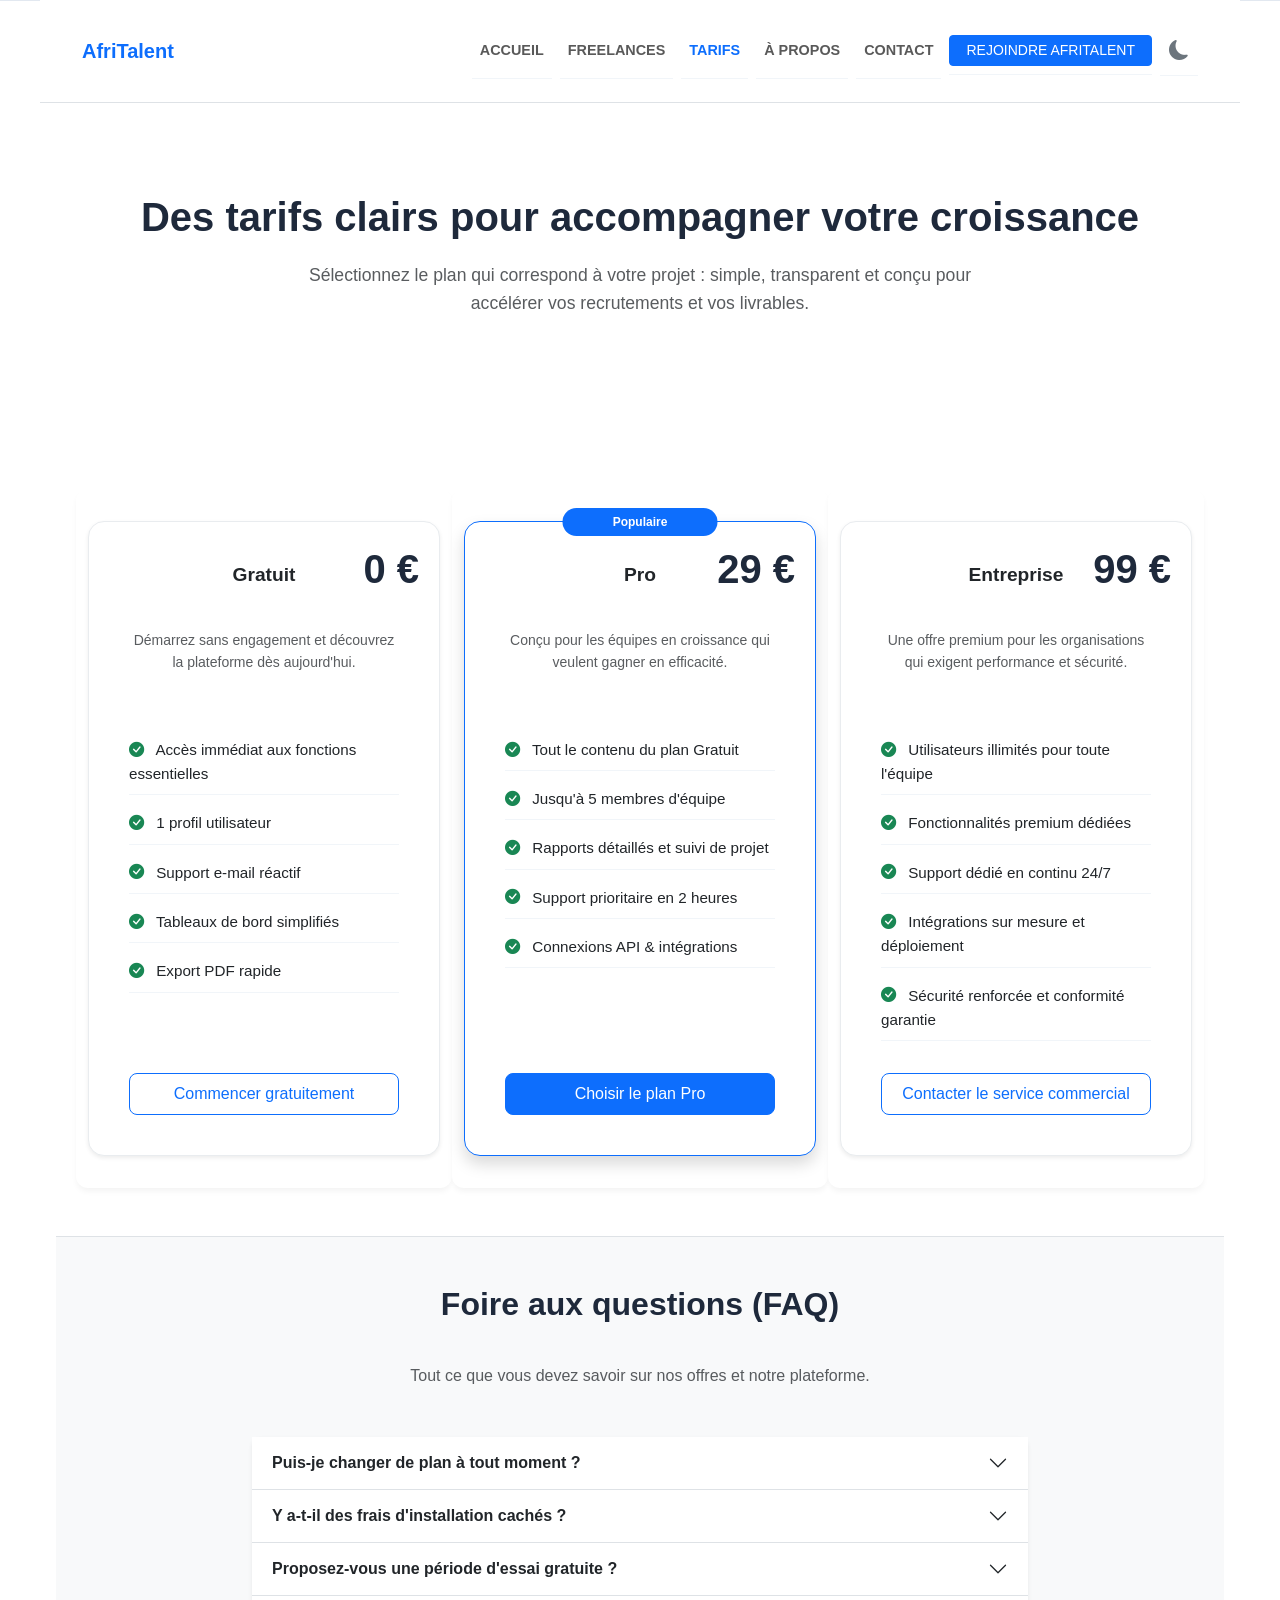
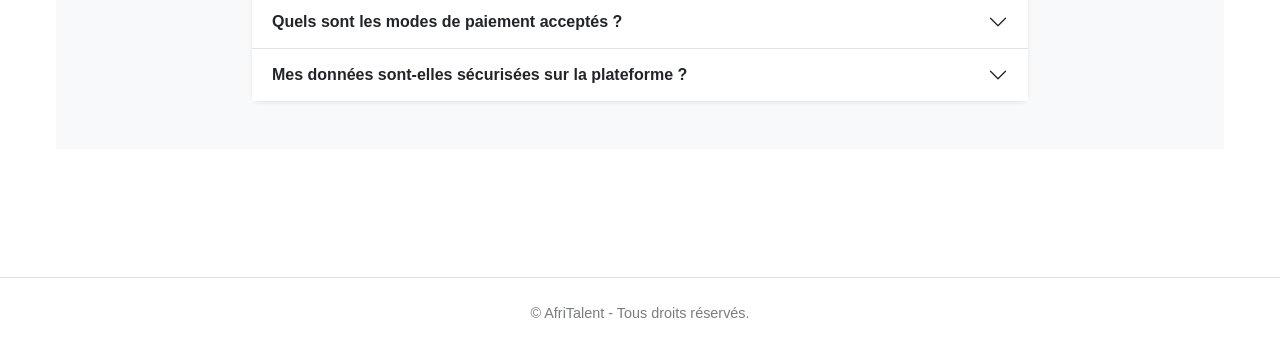
<file: tarifs.html>
<!DOCTYPE html>
<html lang="fr">
<head>
    <!-- Meta tags et configuration globale du document -->
    <meta charset="UTF-8">
    <meta name="viewport" content="width=device-width, initial-scale=1.0">
    <title>Afritalent / TARIFS</title>

    <!-- Bootstrap 5 pour le layout, la grille, et les composants CSS -->
    <link href="https://cdn.jsdelivr.net/npm/bootstrap@5.3.0/dist/css/bootstrap.min.css" rel="stylesheet">

    <!-- Icônes Bootstrap pour l'interface et les éléments visuels -->
    <link rel="stylesheet" href="https://cdn.jsdelivr.net/npm/bootstrap-icons@1.11.3/font/bootstrap-icons.min.css">

    <!-- Styles spécifiques du site Afritalent -->
    <link rel="stylesheet" href="css/style.css">
</head>
<body>
    <header>
        <nav class="navbar navbar-expand-md navbar-light bg-white border-bottom fixed-top">
            <div class="container">
                <!-- Logo / Marque -->
                <a class="navbar-brand fw-bold text-primary" href="index.html">AfriTalent</a>
                
                <!-- Bouton Hamburger visible uniquement sur Mobile/Tablette < 768px -->
                <button class="navbar-toggler" type="button" data-bs-toggle="collapse" data-bs-target="#navbarNav" aria-controls="navbarNav" aria-expanded="false" aria-label="Toggle navigation">
                    <span class="navbar-toggler-icon"></span>
                </button>
                
                <!-- Liens de navigation (se masquent derrière le hamburger sur mobile) -->
                <div class="collapse navbar-collapse justify-content-end" id="navbarNav">
                    <ul class="navbar-nav gap-2 text-center pt-3 pt-md-0">
                        <li class="nav-item"><a class="nav-link" href="index.html">ACCUEIL</a></li>
                        <li class="nav-item"><a class="nav-link" href="freelances.html">FREELANCES</a></li>
                        <li class="nav-item"><a class="nav-link active fw-bold text-primary" href="tarifs.html">TARIFS</a></li>
                        <li class="nav-item"><a class="nav-link" href="about.html">À PROPOS</a></li>
                        <li class="nav-item"><a class="nav-link" href="contact.html">CONTACT</a></li>
                        <li class="nav-item"><a class="btn btn-primary btn-sm text-white px-3 mt-2 mt-md-0" href="#Afritalent">Rejoindre AfriTalent</a></li>
                        <li class="nav-item">
                            <button id="theme-toggle" class="btn btn-link text-secondary fs-5 p-0 me-3" aria-label="Changer de thème">
                                <i class="bi bi-moon-fill" id="theme-toggle-icon"></i>
                            </button>
                        </li>
                    </ul>
                </div>
            </div>
        </nav>
    </header>

    <!-- Espacement pour compenser la navbar fixe -->
    <div style="margin-top: 80px;"></div>

   
    <!-- Main Content: Pricing and FAQ -->
    
    <main>
       
        <!-- Pricing Hero: page header and description -->
        <!-- Contains the main headline and the pricing introduction text -->
        
        <section class="pricing-hero py-5 text-center">
            <div class="container">
                <h1 class="display-5 fw-bold">Des tarifs clairs pour accompagner votre croissance</h1>
                <p class="lead text-muted mx-auto" style="max-width: 700px;">Sélectionnez le plan qui correspond à votre projet : simple, transparent et conçu pour accélérer vos recrutements et vos livrables.</p>
            </div>
        </section>

        
        <!-- Pricing cards: compare the plans visually -->
        <!-- Includes Gratuit, Pro et Entreprise avec boutons d'action -->
        
        <section class="pricing-cards pb-5">
            <div class="container">
                <h2 class="visually-hidden">Plans et tarifs</h2>
                <div class="row g-4 justify-content-center">
                    
                    <!-- Plan Gratuit -->
                    <article class="col-12 col-md-6 col-lg-4">
                        <div class="card h-100 border-light-subtle shadow-sm p-4 rounded-4 text-center pricing-card">
                            <div class="card-body d-flex flex-column">
                                <h3 class="card-title fw-bold mb-3">Gratuit</h3>
                                <div class="price-zone mb-4 d-inline-flex align-items-baseline justify-content-center gap-2">
                                    <span class="fs-1 fw-bold">0 €</span>
                                </div>
                                <p class="text-muted small mb-4">Démarrez sans engagement et découvrez la plateforme dès aujourd'hui.</p>
                                <ul class="list-unstyled text-start mb-4 flex-grow-1">
                                    <li class="mb-2"><i class="bi bi-check-circle-fill text-success me-2"></i> Accès immédiat aux fonctions essentielles</li>
                                    <li class="mb-2"><i class="bi bi-check-circle-fill text-success me-2"></i> 1 profil utilisateur</li>
                                    <li class="mb-2"><i class="bi bi-check-circle-fill text-success me-2"></i> Support e-mail réactif</li>
                                    <li class="mb-2"><i class="bi bi-check-circle-fill text-success me-2"></i> Tableaux de bord simplifiés</li>
                                    <li class="mb-2"><i class="bi bi-check-circle-fill text-success me-2"></i> Export PDF rapide</li>
                                </ul>
                                <button class="btn btn-outline-primary w-100 py-2 rounded-3">Commencer gratuitement</button>
                            </div>
                        </div>
                    </article>

                    <!-- Plan Pro (Populaire) -->
                    <article class="col-12 col-md-6 col-lg-4">
                        <div class="card h-100 border-primary shadow p-4 rounded-4 text-center pricing-card position-relative">
                            <span class="badge bg-primary text-white position-absolute top-0 start-50 translate-middle px-3 py-2 rounded-pill uppercase">Populaire</span>
                            <div class="card-body d-flex flex-column pt-3">
                                <h3 class="card-title fw-bold mb-3">Pro</h3>
                                <div class="price-zone mb-4 d-inline-flex align-items-baseline justify-content-center gap-2">
                                    <span class="fs-1 fw-bold">29 €</span>
                                </div>
                                <p class="text-muted small mb-4">Conçu pour les équipes en croissance qui veulent gagner en efficacité.</p>
                                <ul class="list-unstyled text-start mb-4 flex-grow-1">
                                    <li class="mb-2"><i class="bi bi-check-circle-fill text-success me-2"></i> Tout le contenu du plan Gratuit</li>
                                    <li class="mb-2"><i class="bi bi-check-circle-fill text-success me-2"></i> Jusqu'à 5 membres d'équipe</li>
                                    <li class="mb-2"><i class="bi bi-check-circle-fill text-success me-2"></i> Rapports détaillés et suivi de projet</li>
                                    <li class="mb-2"><i class="bi bi-check-circle-fill text-success me-2"></i> Support prioritaire en 2 heures</li>
                                    <li class="mb-2"><i class="bi bi-check-circle-fill text-success me-2"></i> Connexions API & intégrations</li>
                                </ul>
                                <button class="btn btn-primary w-100 text-white py-2 rounded-3">Choisir le plan Pro</button>
                            </div>
                        </div>
                    </article>

                    <!-- Plan Entreprise -->
                    <article class="col-12 col-md-6 col-lg-4">
                        <div class="card h-100 border-light-subtle shadow-sm p-4 rounded-4 text-center pricing-card">
                            <div class="card-body d-flex flex-column">
                                <h3 class="card-title fw-bold mb-3">Entreprise</h3>
                                <div class="price-zone mb-4 d-inline-flex align-items-baseline justify-content-center gap-2">
                                    <span class="fs-1 fw-bold">99 €</span>
                                </div>
                                <p class="text-muted small mb-4">Une offre premium pour les organisations qui exigent performance et sécurité.</p>
                                <ul class="list-unstyled text-start mb-4 flex-grow-1">
                                    <li class="mb-2"><i class="bi bi-check-circle-fill text-success me-2"></i> Utilisateurs illimités pour toute l'équipe</li>
                                    <li class="mb-2"><i class="bi bi-check-circle-fill text-success me-2"></i> Fonctionnalités premium dédiées</li>
                                    <li class="mb-2"><i class="bi bi-check-circle-fill text-success me-2"></i> Support dédié en continu 24/7</li>
                                    <li class="mb-2"><i class="bi bi-check-circle-fill text-success me-2"></i> Intégrations sur mesure et déploiement</li>
                                    <li class="mb-2"><i class="bi bi-check-circle-fill text-success me-2"></i> Sécurité renforcée et conformité garantie</li>
                                </ul>
                                <button class="btn btn-outline-primary w-100 py-2 rounded-3">Contacter le service commercial</button>
                            </div>
                        </div>
                    </article>

                </div>
            </div>
        </section>

       
             <!-- 3. SECTION FAQ (Optimisée Mobile via l'Accordion Bootstrap) -->
            
       
        <!-- FAQ Section: common questions and answers -->
        <section class="faq py-5 bg-light border-top">
            <div class="container" style="max-width: 800px;">
                <div class="text-center mb-5">
                    <h2 class="fw-bold">Foire aux questions (FAQ)</h2>
                    <p class="text-muted">Tout ce que vous devez savoir sur nos offres et notre plateforme.</p>
                </div>

                <div class="accordion accordion-flush rounded-3 shadow-sm" id="accordionFAQ">
                    
                    <!-- Question 1 -->
                    <div class="accordion-item">
                        <h2 class="accordion-header">
                            <button class="accordion-button collapsed fw-semibold" type="button" data-bs-toggle="collapse" data-bs-target="#faq1" aria-expanded="false" aria-controls="faq1">
                                Puis-je changer de plan à tout moment ?
                            </button>
                        </h2>
                        <div id="faq1" class="accordion-collapse collapse" data-bs-parent="#accordionFAQ">
                            <div class="accordion-body text-muted">
                                Oui. Vous pouvez passer à un forfait supérieur ou inférieur, ou annuler votre abonnement directement depuis votre espace client. Les changements sont appliqués au prochain cycle de facturation.
                            </div>
                        </div>
                    </div>

                    <!-- Question 2 -->
                    <div class="accordion-item">
                        <h2 class="accordion-header">
                            <button class="accordion-button collapsed fw-semibold" type="button" data-bs-toggle="collapse" data-bs-target="#faq2" aria-expanded="false" aria-controls="faq2">
                                Y a-t-il des frais d'installation cachés ?
                            </button>
                        </h2>
                        <div id="faq2" class="accordion-collapse collapse" data-bs-parent="#accordionFAQ">
                            <div class="accordion-body text-muted">
                                Non. Les prix affichés sont transparents et incluent tout ce qui est listé dans la description du forfait. Vous payez uniquement ce qui est indiqué.
                            </div>
                        </div>
                    </div>

                    <!-- Question 3 -->
                    <div class="accordion-item">
                        <h2 class="accordion-header">
                            <button class="accordion-button collapsed fw-semibold" type="button" data-bs-toggle="collapse" data-bs-target="#faq3" aria-expanded="false" aria-controls="faq3">
                                Proposez-vous une période d'essai gratuite ?
                            </button>
                        </h2>
                        <div id="faq3" class="accordion-collapse collapse" data-bs-parent="#accordionFAQ">
                            <div class="accordion-body text-muted">
                                Oui. Le plan Gratuit vous permet de découvrir la plateforme sans limite de temps. Pour tester le plan Pro, nous offrons une période d'essai de 14 jours sans engagement.
                            </div>
                        </div>
                    </div>

                    <!-- Question 4 -->
                    <div class="accordion-item">
                        <h2 class="accordion-header">
                            <button class="accordion-button collapsed fw-semibold" type="button" data-bs-toggle="collapse" data-bs-target="#faq4" aria-expanded="false" aria-controls="faq4">
                                Quels sont les modes de paiement acceptés ?
                            </button>
                        </h2>
                        <div id="faq4" class="accordion-collapse collapse" data-bs-parent="#accordionFAQ">
                            <div class="accordion-body text-muted">
                                Nous acceptons les principales cartes de crédit (Visa, Mastercard, American Express) ainsi que PayPal. Pour le plan Entreprise, les virements bancaires sont également possibles.
                            </div>
                        </div>
                    </div>

                    <!-- Question 5 -->
                    <div class="accordion-item">
                        <h2 class="accordion-header">
                            <button class="accordion-button collapsed fw-semibold" type="button" data-bs-toggle="collapse" data-bs-target="#faq5" aria-expanded="false" aria-controls="faq5">
                                Mes données sont-elles sécurisées sur la plateforme ?
                            </button>
                        </h2>
                        <div id="faq5" class="accordion-collapse collapse" data-bs-parent="#accordionFAQ">
                            <div class="accordion-body text-muted">
                                La sécurité est notre priorité. Vos données sont chiffrées en transit et en stockage. Notre plateforme respecte également les normes RGPD pour protéger vos informations.
                            </div>
                        </div>
                    </div>

                </div>
            </div>
        </section>
    </main>

    <footer class="bg-white py-4 text-center border-top">
        <div class="container">
            <p class="text-muted mb-0">© AfriTalent - Tous droits réservés.</p>
        </div>
    </footer>
    <button id="back-to-top" class="btn btn-primary rounded-circle position-fixed bottom-0 end-0 m-4 d-none shadow-sm" aria-label="Retour en haut">
        <i class="bi bi-arrow-up"></i>
    </button>
    <script src="https://cdn.jsdelivr.net/npm/bootstrap@5.3.0/dist/js/bootstrap.bundle.min.js"></script>
    <script src="js/main.js"></script>
</body>
</html>
</file>
<file: css/style.css>
/*
    css/style.css
    Core styling for AfriTalent demo site.

    Sections:
    1. Variables and typography
    2. Base reset and layout
    3. Header and navigation
    4. Hero and main page areas
    5. Card layout and featured sections
    6. Footer and global utilities
*/

:root {
    --primary-color: #0d6efd;
    --dark-color: #212529;
    --light-color: #f8f9fa;
    --text-muted: #6c757d;
    --nav-height: 80px;
}

/* Base reset and typography */
body {
    font-family: 'Segoe UI', Tahoma, Geneva, Verdana, sans-serif;
    color: var(--dark-color);
    background-color: var(--light-color);
    margin: 0;
    padding: 0;
    line-height: 1.6;
}

/* Reserve space for the fixed/sticky header to prevent content overlap.
   This avoids needing manual spacer divs in HTML and is non-destructive. */
:root {
    --nav-height: 80px;
}

main {
    padding-top: var(--nav-height);
}

/* les grandes sections */
section {
    padding: 60px 20px;
    max-width: 1200px;
    margin: 0 auto;
}

h2 {
    font-weight: 700;
    text-align: center;
    margin-bottom: 40px;
}

img {
    max-width: 100%;
    height: auto;
}

header {
    background-color: transparent;
    position: sticky;
    top: 0;
    z-index: 1000;
}

header nav {
    background-color: rgba(255, 255, 255, 0.95);
    transition: background-color 0.3s ease, box-shadow 0.3s ease, transform 0.3s ease, padding 0.3s ease;
}

header nav.scrolled {
    background-color: rgba(255, 255, 255, 1);
    box-shadow: 0 15px 35px rgba(0, 0, 0, 0.12);
    transform: translateY(-1px);
    padding: 8px 20px;
}

header nav > div {
    display: flex;
    justify-content: space-between;
    align-items: center;
    max-width: 1200px;
    margin: 0 auto;
    padding: 15px 20px;
}

header img {
    height: 40px;
}

header ul {
    list-style: none;
    display: flex;
    gap: 20px;
    margin: 0;
    padding: 0;
    align-items: center;
}

header ul li {
    font-weight: 600;
    font-size: 0.9rem;
}

header ul a {
    text-decoration: none;
    color: var(--dark-color);
}

header ul a:hover {
    color: var(--primary-color);
}

header ul li:last-child a {
    background-color: var(--primary-color);
    color: white;
    padding: 8px 20px;
    border-radius: 50px;
}

header ul li:last-child a:hover {
    background-color: #0b5ed7;
}

header button {
    display: none;
}

section.hero {
    text-align: left;
}

section:nth-of-type(1) h1 {
    font-size: 2.5rem;
    font-weight: 800;
    margin-bottom: 20px;
}

section:nth-of-type(1) h2 {
    font-size: 1.25em;
    color: var(--text-muted);
    font-weight: 400;
    max-width: 800px;
    margin: 0 auto 30px auto;
}

button {
    cursor: pointer;
    padding: 12px 30px;
    font-weight: 600;
    border-radius: 8px;
    border: none;
    transition: 0.3s;
}

#back-to-top {
    width: 50px;
    height: 50px;
    display: grid;
    place-items: center;
    font-size: 1.1rem;
    z-index: 1050;
    transition: transform 0.25s ease, opacity 0.25s ease;
}

#back-to-top:hover {
    transform: translateY(-2px);
}

section:nth-of-type(1) button:first-of-type {
    background-color: var(--primary-color);
    color: white;
    margin-right: 15px;
}

section:nth-of-type(1) button:last-of-type {
    background-color: transparent;
    border: 2px solid var(--text-muted);
    color: var(--dark-color);
}

section:nth-of-type(1) > img {
    margin-top: 40px;
    border-radius: 15px;
    box-shadow: 0 10px 30px rgba(0, 0, 0, 0.1);
}
section:nth-of-type(1) div:not(:first-of-type) {
    display: inline-block;
    margin: 20px 40px;
    font-size: 1.1rem;
}
section:nth-of-type(1) div strong:first-child {
    display: block;
    font-size: 2rem;
    color: var(--primary-color);
}

section.hero {
    display: flex;
    flex-wrap: wrap;
    align-items: center;
    justify-content: space-between;
    gap: 40px;
    padding: 80px 20px;
}

.hero-content,
.hero-image {
    flex: 1 1 320px;
    min-width: 280px;
}

.hero-content {
    max-width: 570px;
}

.hero-actions {
    display: flex;
    flex-wrap: wrap;
    gap: 12px;
    margin: 30px 0;
}

.hero-actions button {
    width: auto;
    padding: 10px 18px;
    font-size: 0.95rem;
    min-width: 160px;
}

.hero-stats {
    display: flex;
    flex-wrap: wrap;
    gap: 16px;
    margin-top: 30px;
}

.hero-stat {
    background-color: #ffffff;
    border-radius: 14px;
    padding: 16px 18px;
    flex: 1 1 160px;
    min-width: 140px;
    box-shadow: 0 8px 20px rgba(0, 0, 0, 0.06);
}

.hero-stat strong {
    display: block;
    font-size: 1.8rem;
    margin-bottom: 6px;
    color: var(--primary-color);
}

.hero-image img {
    width: 100%;
    border-radius: 20px;
    max-width: 520px;
}

.card-grid {
    display: flex;
    flex-wrap: wrap;
    gap: 24px;
    justify-content: space-between;
}

.card-grid article {
    flex: 1 1 300px;
    max-width: calc(33.333% - 16px);
}

@media (max-width: 900px) {
    .hero {
        padding: 60px 20px;
    }

    .card-grid article {
        max-width: 100%;
    }
}

   /* 4. STRUCTURE DES CARTES (Comment ça marche) */
section:nth-of-type(2) {
    display: flex;
    flex-wrap: wrap;
    justify-content: space-between;
    gap: 20px;
}

section:nth-of-type(2) h2 {
    width: 100%; /* Force le titre à prendre toute la largeur */
}

article {
    background-color: #ffffff;
    padding: 30px;
    border-radius: 12px;
    flex: 1;
    min-width: 280px; /* Aligne les cartes en dessous sur mobile */
    box-shadow: 0 4px 6px rgba(0,0,0,0.05);
    position: relative;
}

article span {
    font-size: 2.5rem;
    font-weight: 800;
    color: #e9ecef;
    position: absolute;
    top: 15px;
    right: 20px;
}

article img {
    height: 60px;
    margin-bottom: 20px;
}

article h3 {
    font-size: 1.25rem;
    margin-bottom: 10px;
}

article p {
    color: var(--text-muted);
    font-size: 0.95rem;
}

   /* 5. LES CATÉGORIES (Grille d'expertises) */
section:nth-of-type(3) ul {
    list-style: none;
    padding: 0;
    display: grid;
    grid-template-columns: repeat(auto-fit, minmax(250px, 1fr));
    gap: 15px;
}

section:nth-of-type(3) li {
    background-color: #ffffff;
    padding: 15px 20px;
    border-radius: 8px;
    border-left: 4px solid var(--primary-color);
    font-weight: 600;
}

   /* 6. LES TÉMOIGNAGES */
section:nth-of-type(4) > div {
    background-color: #ffffff;
    padding: 40px;
    border-radius: 15px;
    text-align: center;
    max-width: 700px;
    margin: 0 auto;
    box-shadow: 0 4px 15px rgba(0,0,0,0.05);
}

blockquote {
    font-size: 1.2rem;
    font-style: italic;
    margin-bottom: 20px;
}

section:nth-of-type(4) article {
    box-shadow: none;
    padding: 0;
    font-weight: 600;
    color: var(--primary-color);
}

section:nth-of-type(4) img {
    width: 70px;
    height: 70px;
    border-radius: 50%;
    margin-top: 15px;
    object-fit: cover;
}

   /* 7. FOOTER */
footer {
    background-color: var(--dark-color);
    color: #ffffff;
    padding: 50px 20px 20px 20px;
    display: flex;
    flex-wrap: wrap;
    justify-content: space-between;
    gap: 30px;
}

footer > div {
    flex: 1;
    min-width: 200px;
}

footer h3 {
    font-size: 1.2rem;
    margin-bottom: 20px;
    color: #ffffff;
}

footer p, footer li {
    color: #a0aec0;
    font-size: 0.9rem;
}

footer ul {
    list-style: none;
    padding: 0;
}

footer ul li {
    margin-bottom: 10px;
}

footer > p:last-child {
    width: 100%;
    text-align: center;
    border-top: 1px solid #2d3748;
    padding-top: 20px;
    margin-top: 20px;
}



/* page de freelances */

   /* 1. IMPORT DES POLICES (Google Fonts) */
   
@import url('https://fonts.googleapis.com/css2?family=Montserrat:wght@600;700;800&family=Open+Sans:wght@400;600&display=swap');


   /* 2. VARIABLES CONFIGURÉES POUR LE COMMIT 3 (:root) */
  
:root {
    /* Palette de couleurs */
    --primary-color: #0d6efd;       /* Bleu principal AfriTalent */
    --primary-hover: #0b5ed7;       /* Bleu foncé pour les hovers */
    --dark-color: #1e293b;          /* Ardoise foncé pour les titres */
    --light-color: #f8fafc;         /* Gris très clair pour le fond de page */
    --text-color: #334155;          /* Gris charbon pour le texte lisible */
    --text-muted: #64748b;          /* Gris intermédiaire pour les paragraphes */
    --white: #ffffff;

    /* Typographie */
    --font-titles: 'Montserrat', sans-serif;
    --font-base: 'Open Sans', sans-serif;

    /* Espacements */
    --spacing-sm: 8px;
    --spacing-md: 16px;
    --spacing-lg: 32px;
    --spacing-xl: 64px;
}


   /* 3. RESET CSS & STYLES DE BASE */
   
*, *::before, *::after {
    box-sizing: border-box;
}

html, body {
    margin: 0;
    padding: 0;
    width: 100%;
}

body {
    font-family: var(--font-base);
    color: var(--text-color);
    background-color: var(--light-color);
    font-size: 16px;
    line-height: 1.6;
}

/* Titres */
h1, h2, h3 {
    font-family: var(--font-titles);
    color: var(--dark-color);
    margin-top: 0;
}

a {
    color: var(--primary-color);
    text-decoration: none;
    transition: color 0.2s ease-in-out;
}


   /* 4. STRUCTURE DE LA NAVBAR (Respect du Commit 3) */
   
header {
    background-color: var(--white);
    border-bottom: 1px solid #e2e8f0;
    position: sticky;
    top: 0;
    z-index: 1000;
    box-shadow: 0 4px 6px -1px rgba(0, 0, 0, 0.05);
}

header nav {
    display: flex;
    justify-content: space-between; /* Aligne les éléments aux deux extrémités */
    align-items: center;
    max-width: 1200px;
    margin: 0 auto;
    padding: var(--spacing-md);
    transition: background-color 0.3s ease, box-shadow 0.3s ease, transform 0.3s ease, padding 0.3s ease;
}

header nav.scrolled {
    background-color: rgba(255, 255, 255, 0.99);
    box-shadow: 0 16px 40px rgba(15, 23, 42, 0.12);
    transform: translateY(-1px);
    padding: 10px var(--spacing-md);
}

/* Configuration de la liste de liens */
header nav ul {
    list-style: none;
    margin: 0;
    padding: 0;
    display: flex;
    align-items: center;
    gap: var(--spacing-lg); /* Espace constant entre les liens */
}

header nav ul li a {
    font-family: var(--font-titles);
    font-size: 14px;
    font-weight: 600;
    color: var(--text-color);
    text-transform: uppercase;
}

header nav ul li a:hover {
    color: var(--primary-color);
}

/* Style du bouton "Rejoindre AfriTalent" */
header nav ul li:last-child a {
    background-color: var(--primary-color);
    color: var(--white);
    padding: 10px 24px;
    border-radius: 50px;
    text-transform: none;
}

header nav ul li:last-child a:hover {
    background-color: var(--primary-hover);
}


   /* 5. CONTENU PRINCIPAL & LAYOUT DES CARTES */
   
main {
    max-width: 1200px;
    margin: 0 auto;
    padding: var(--spacing-xl) var(--spacing-md);
}

/* Section titre principal */
main section:first-of-type {
    text-align: center;
    margin-bottom: var(--spacing-xl);
}

main h1 {
    font-size: 2.5rem;
    font-weight: 800;
    margin-bottom: var(--spacing-md);
}

main section:first-of-type p {
    color: var(--text-muted);
    font-size: 1.1rem;
    max-width: 700px;
    margin: 0 auto;
}

main section.hero {
    background: linear-gradient(135deg, rgba(13,110,253,0.08), rgba(248,250,252,0.9));
    border-radius: 28px;
    padding: calc(var(--spacing-xl) + 20px) var(--spacing-md);
}

.hero-content {
    max-width: 700px;
    margin: 0 auto;
}

.hero-content h1 {
    font-size: clamp(2.4rem, 3.4vw, 3.5rem);
    letter-spacing: -0.02em;
}

.hero-content p {
    color: var(--text-muted);
    margin-top: 20px;
    font-size: 1.05rem;
}

.feature-card {
    display: flex;
    flex-direction: column;
    min-height: 100%;
    background-color: #ffffff;
    border-radius: 24px;
    box-shadow: 0 18px 45px rgba(15, 23, 42, 0.08);
    overflow: hidden;
    transition: transform 0.3s ease, box-shadow 0.3s ease;
}

.feature-card:hover {
    transform: translateY(-6px);
    box-shadow: 0 24px 60px rgba(15, 23, 42, 0.12);
}

.feature-card img {
    width: 100%;
    height: 220px;
    object-fit: cover;
    border-bottom-left-radius: 24px;
    border-bottom-right-radius: 24px;
}

.feature-card h3 {
    margin: var(--spacing-lg) var(--spacing-md) 12px;
    font-size: 1.35rem;
}

.feature-card p {
    color: var(--text-muted);
    margin: 0 var(--spacing-md) var(--spacing-lg);
    line-height: 1.75;
}

/* Section des articles (Grille alignée horizontalement) */
main section:last-of-type {
    display: flex;
    flex-wrap: wrap;
    gap: var(--spacing-lg);
    justify-content: center;
}

/* Style individuel de chaque carte (article) */
article {
    background-color: var(--white);
    padding: var(--spacing-lg);
    border-radius: 12px;
    box-shadow: 0 4px 6px -1px rgba(0, 0, 0, 0.05);
    flex: 1;
    min-width: 280px; /* Largeur minimale pour forcer le responsive */
    max-width: 360px; /* Limite la taille maximale sur grand écran */
    text-align: center;
}

article img {
    width: 100%;
    height: 180px;
    object-fit: cover; /* Recadre proprement les images sans les déformer */
    border-radius: 8px;
    margin-bottom: var(--spacing-md);
}

article h3 {
    font-size: 1.2rem;
    margin-bottom: var(--spacing-sm);
    line-height: 1.4;
}

article p {
    color: var(--text-muted);
    font-size: 0.95rem;
    margin: 0;
}

   /* 6. FOOTER */
    
footer {
    background-color: var(--dark-color);
    color: var(--white);
    text-align: center;
    padding: var(--spacing-lg) var(--spacing-md);
    margin-top: var(--spacing-xl);
}

footer p {
    margin: 0;
    font-size: 0.9rem;
    opacity: 0.8;
}

/* tarifs */

   /* 1. IMPORT DES POLICES (Google Fonts) */
  
@import url('https://fonts.googleapis.com/css2?family=Montserrat:wght@600;700;800&family=Open+Sans:wght@400;600&display=swap');


   /* 2. VARIABLES CONFIGURÉES POUR LE COMMIT 3 (:root) */
   
:root {
    /* Palette de couleurs cohérente */
    --primary-color: #0d6efd;       /* Bleu principal AfriTalent */
    --primary-hover: #0b5ed7;       /* Bleu foncé pour les survol */
    --dark-color: #1e293b;          /* Ardoise foncé pour les titres */
    --light-color: #f8fafc;         /* Gris très clair pour le fond */
    --text-color: #334155;          /* Gris charbon pour le texte de base */
    --text-muted: #64748b;          /* Gris intermédiaire pour les sous-titres */
    --white: #ffffff;
    --accent-color: #ffc107;        /* Couleur Or/Jaune pour mettre en valeur le plan Pro */

    /* Typographie */
    --font-titles: 'Montserrat', sans-serif;
    --font-base: 'Open Sans', sans-serif;

    /* Espacements standards */
    --spacing-sm: 8px;
    --spacing-md: 16px;
    --spacing-lg: 32px;
    --spacing-xl: 64px;
}


   /* 3. RESET CSS & STYLES DE BASE */
   
*, *::before, *::after {
    box-sizing: border-box;
}

html, body {
    margin: 0;
    padding: 0;
    width: 100%;
}

body {
    font-family: var(--font-base);
    color: var(--text-color);
    background-color: var(--light-color);
    font-size: 16px;
    line-height: 1.6;
}

h1, h2, h3 {
    font-family: var(--font-titles);
    color: var(--dark-color);
    margin-top: 0;
}

/*
   /* 4. STYLISATION DE LA NAVBAR DE BASE */

nav {
    background-color: var(--white);
    padding: var(--spacing-md);
    display: flex;
    justify-content: center;
    list-style: none;
    gap: var(--spacing-lg);
    border-bottom: 1px solid #e2e8f0;
}

nav li a {
    font-family: var(--font-titles);
    font-weight: 600;
    font-size: 14px;
    color: var(--text-color);
    text-decoration: none;
}

nav li a:hover {
    color: var(--primary-color);
}


   /* 5. GRILLE DES CARTES DE TARIFS (Layout principal) */
   
/* Section qui enveloppe les titres et les 3 blocs de tarifs */
body > section:first-of-type {
    max-width: 1200px;
    margin: 0 auto;
    padding: var(--spacing-xl) var(--spacing-md);
    display: flex;
    flex-wrap: wrap;
    gap: var(--spacing-lg);
    justify-content: center;
}

/* Forcer le premier div (contenant H1 et P) à prendre toute la largeur */
body > section:first-of-type > div:first-child {
    width: 100%;
    text-align: center;
    margin-bottom: var(--spacing-lg);
}

body > section:first-of-type > div:first-child h1 {
    font-size: 2.5rem;
    font-weight: 800;
}

/* Style de base pour chaque conteneur de plan */
body > section:first-of-type > div:not(:first-child) {
    background-color: var(--white);
    border-radius: 16px;
    padding: var(--spacing-lg);
    box-shadow: 0 4px 6px -1px rgba(0, 0, 0, 0.05);
    flex: 1;
    min-width: 280px;
    max-width: 350px;
    position: relative;
    border: 2px solid transparent;
}

/* --- LE PLAN PRO MIS EN VALEUR --- */
/* Repère le plan du milieu grâce à la présence du span "Populaire" */
body > section:first-of-type > div:nth-of-type(3) {
    border-color: var(--primary-color);
    transform: scale(1.03); /* Rend la carte légèrement plus grande */
}

/* Le petit badge "Populaire" */
body > section:first-of-type > div span:first-of-type {
    background-color: var(--primary-color);
    color: var(--white);
    font-family: var(--font-titles);
    font-size: 12px;
    font-weight: 700;
    padding: 4px 12px;
    border-radius: 50px;
    position: absolute;
    top: -12px;
    left: 50%;
    transform: translateX(-50%);
}

/* Typographie interne aux cartes */
h3 {
    font-size: 1.5rem;
    margin-bottom: var(--spacing-md);
    text-align: center;
}

/* Zone du prix */
div > div > span:first-of-type {
    font-size: 2.5rem;
    font-weight: 800;
    color: var(--dark-color);
}

/* Listes à puces des fonctionnalités */
ul {
    list-style: none;
    padding: 0;
    margin: var(--spacing-lg) 0;
}

ul li {
    padding: var(--spacing-sm) 0;
    border-bottom: 1px solid #f1f5f9;
    font-size: 0.95rem;
}

/* Boutons d'action des cartes */
button {
    width: 100%;
    padding: 12px;
    font-family: var(--font-titles);
    font-weight: 700;
    border: 2px solid var(--primary-color);
    border-radius: 8px;
    cursor: pointer;
    background-color: transparent;
    color: var(--primary-color);
    transition: 0.2s ease;
}

button:hover {
    background-color: var(--primary-color);
    color: var(--white);
}

/* Bouton plein pour le plan Pro */
body > section:first-of-type > div:nth-of-type(3) button {
    background-color: var(--primary-color);
    color: var(--white);
}

body > section:first-of-type > div:nth-of-type(3) button:hover {
    background-color: var(--primary-hover);
}


   /* 6. STYLISATION DE LA SECTION FAQ (Accordéon basique) */
   
body > section:last-of-type {
    max-width: 800px;
    margin: 0 auto;
    padding: var(--spacing-xl) var(--spacing-md);
}

body > section:last-of-type > div:first-child {
    text-align: center;
    margin-bottom: var(--spacing-lg);
}

/* Conteneur de chaque question */
body > section:last-of-type > div:not(:first-child) {
    background-color: var(--white);
    margin-bottom: var(--spacing-md);
    border-radius: 8px;
    border: 1px solid #e2e8f0;
    overflow: hidden;
}

/* Bouton de la question */
body > section:last-of-type h2 button {
    width: 100%;
    text-align: left;
    background-color: var(--white);
    border: none;
    color: var(--dark-color);
    padding: var(--spacing-md);
    font-size: 1rem;
    font-weight: 600;
    display: flex;
    justify-content: space-between;
}

/* Zone de réponse */
body > section:last-of-type div > div > div {
    padding: var(--spacing-md);
    background-color: #fafafa;
    border-top: 1px solid #e2e8f0;
    font-size: 0.95rem;
    color: var(--text-color);
}


   /* 7. FOOTER */
   
footer {
    background-color: var(--dark-color);
    color: var(--white);
    text-align: center;
    padding: var(--spacing-lg) var(--spacing-md);
    margin-top: var(--spacing-xl);
}

footer p {
    margin: 0;
    font-size: 0.9rem;
    opacity: 0.8;
}

.contact-page {
    padding: 40px 20px;
}

.contact-intro h1 {
    font-size: 2.25rem;
    margin-bottom: 12px;
}

.contact-layout {
    display: grid;
    grid-template-columns: 1.2fr 0.8fr;
    gap: 40px;
    align-items: start;
    margin-top: 40px;
}

.contact-form,
.contact-info {
    background-color: #ffffff;
    padding: 30px;
    border-radius: 20px;
    box-shadow: 0 15px 35px rgba(15, 23, 42, 0.08);
}

.contact-form .form-row {
    display: grid;
    grid-template-columns: repeat(2, minmax(0, 1fr));
    gap: 16px;
}

.contact-form .form-group {
    margin-bottom: 18px;
}

.contact-form label {
    display: block;
    margin-bottom: 8px;
    font-weight: 700;
}

.contact-form input,
.contact-form select,
.contact-form textarea {
    width: 100%;
    padding: 12px 14px;
    border: 1px solid #d1d5db;
    border-radius: 12px;
    font-size: 0.95rem;
    background-color: #f8fafc;
}

.contact-form textarea {
    min-height: 140px;
    resize: vertical;
}

.contact-form small {
    display: block;
    margin-top: 8px;
    color: #6b7280;
    font-size: 0.85rem;
}

.contact-form .form-action {
    margin-top: 10px;
}

.contact-form button {
    width: auto;
    padding: 12px 24px;
    font-size: 0.95rem;
    background-color: var(--primary-color);
    color: #ffffff;
    border: none;
    border-radius: 12px;
}

.contact-info .contact-item {
    display: flex;
    gap: 16px;
    margin-top: 20px;
    align-items: flex-start;
}

.contact-info .contact-item .icon {
    width: 48px;
    height: 48px;
    background-color: #e2e8f0;
    border-radius: 16px;
}

.contact-info h3,
.contact-info h6 {
    margin: 0 0 8px 0;
}

.social-section {
    margin-top: 32px;
}

.social-links {
    display: flex;
    gap: 14px;
    margin-top: 16px;
}

.social-icon {
    display: inline-flex;
    align-items: center;
    justify-content: center;
    width: 42px;
    height: 42px;
    background-color: #f8fafc;
    border-radius: 14px;
    border: 1px solid #e2e8f0;
}

.social-icon img {
    width: 24px;
    height: 24px;
    object-fit: contain;
}

.map-frame {
    margin-top: 32px;
}

.map-frame iframe {
    width: 100%;
    min-height: 250px;
    border: none;
    border-radius: 16px;
}

@media (max-width: 900px) {
    .contact-layout {
        grid-template-columns: 1fr;
    }

    .contact-form .form-row {
        grid-template-columns: 1fr;
    }
}

.about-page {
    background-color: #f8fbff;
}

.about-hero {
    padding: 80px 20px 60px;
    background: linear-gradient(135deg, rgba(13, 110, 253, 0.08), rgba(255, 255, 255, 0.96));
}

.about-hero-grid {
    display: flex;
    gap: 40px;
    align-items: center;
    flex-wrap: wrap;
}

.about-text span {
    display: inline-block;
    margin-bottom: 16px;
    font-size: 0.9rem;
    font-weight: 700;
    color: var(--primary-color);
    text-transform: uppercase;
    letter-spacing: 0.12em;
}

.about-text h1 {
    font-size: clamp(2.5rem, 3.5vw, 3.6rem);
    line-height: 1.02;
    margin-bottom: 24px;
}

.about-text p {
    margin-bottom: 20px;
    color: var(--text-muted);
    max-width: 680px;
    line-height: 1.8;
}

.about-image img {
    width: 100%;
    border-radius: 28px;
    box-shadow: 0 24px 55px rgba(15, 23, 42, 0.08);
}

.about-values .section-header,
.team .section-header,
.about-stats .section-header {
    margin-bottom: 34px;
}

.value-grid,
.team-grid,
.stats-grid {
    display: grid;
    gap: 24px;
}

.value-grid {
    grid-template-columns: repeat(3, minmax(220px, 1fr));
}

.value-card,
.member-card,
.stat-card {
    background-color: #ffffff;
    border-radius: 24px;
    padding: 32px;
    box-shadow: 0 20px 45px rgba(15, 23, 42, 0.08);
    transition: transform 0.3s ease, box-shadow 0.3s ease;
}

.value-card:hover,
.member-card:hover,
.stat-card:hover {
    transform: translateY(-6px);
    box-shadow: 0 28px 60px rgba(15, 23, 42, 0.12);
}

.value-card h4 {
    font-size: 1.3rem;
    margin-bottom: 14px;
}

.value-card p {
    margin: 0;
    color: var(--text-muted);
    line-height: 1.7;
}

.team-grid {
    grid-template-columns: repeat(4, minmax(220px, 1fr));
}

.member-card {
    display: flex;
    flex-direction: column;
    overflow: hidden;
    text-align: center;
}

.member-card img {
    width: 100%;
    height: 280px;
    object-fit: cover;
}

.member-info {
    padding: 28px 22px 22px;
}

.member-info h5 {
    margin-bottom: 10px;
    font-size: 1.2rem;
}

.member-info p {
    margin: 0;
    color: var(--text-muted);
}

.stats-grid {
    grid-template-columns: repeat(auto-fit, minmax(180px, 1fr));
    align-items: stretch;
}

.stat-card {
    min-height: 180px;
}

.stat-card h3 {
    font-size: clamp(2rem, 4vw, 2.8rem);
    margin-bottom: 16px;
    color: var(--primary-color);
    word-break: break-word;
}

.stat-card p {
    margin: 0;
    color: var(--text-muted);
    font-size: 0.95rem;
    line-height: 1.7;
}

@media (max-width: 1000px) {
    .about-hero-grid {
        flex-direction: column;
    }

    .value-grid,
    .team-grid,
    .stats-grid {
        grid-template-columns: 1fr;
    }
}

/* about */

   /* 1. IMPORT DES POLICES (Google Fonts) */
   
@import url('https://fonts.googleapis.com/css2?family=Montserrat:wght@600;700;800&family=Open+Sans:wght@400;600&display=swap');


   /* 2. VARIABLES CONFIGURÉES POUR LE COMMIT 3 (:root) */
:root {
    /* Palette de couleurs */
    --primary-color: #0d6efd;       /* Bleu principal AfriTalent */
    --primary-hover: #0b5ed7;       /* Bleu foncé pour les hovers */
    --dark-color: #1e293b;          /* Ardoise foncé pour les titres */
    --light-color: #f8fafc;         /* Gris très clair pour le fond de page */
    --text-color: #334155;          /* Gris charbon pour le texte lisible */
    --text-muted: #64748b;          /* Gris intermédiaire pour les paragraphes */
    --white: #ffffff;

    /* Typographie */
    --font-titles: 'Montserrat', sans-serif;
    --font-base: 'Open Sans', sans-serif;

    /* Espacements standards */
    --spacing-sm: 8px;
    --spacing-md: 16px;
    --spacing-lg: 32px;
    --spacing-xl: 64px;
}


   /* 3. RESET CSS & STYLES DE BASE */
   
*, *::before, *::after {
    box-sizing: border-box;
}

html, body {
    margin: 0;
    padding: 0;
    width: 100%;
}

body {
    font-family: var(--font-base);
    color: var(--text-color);
    background-color: var(--light-color);
    font-size: 16px;
    line-height: 1.6;
}

h1, h2, h3, h4, h5, h6 {
    font-family: var(--font-titles);
    color: var(--dark-color);
    margin-top: 0;
}


   /* 4. STYLISATION DE LA NAVBAR DE BASE */
   
nav {
    background-color: var(--white);
    padding: var(--spacing-md);
    display: flex;
    justify-content: center;
    list-style: none;
    gap: var(--spacing-lg);
    border-bottom: 1px solid #e2e8f0;
}

nav li a {
    font-family: var(--font-titles);
    font-weight: 600;
    font-size: 14px;
    color: var(--text-color);
    text-decoration: none;
}

nav li a:hover {
    color: var(--primary-color);
}


   /* 5. SECTION 1 : NOTRE HISTOIRE (Mise en page à deux colonnes) */
   
body > section:nth-of-type(1) {
    max-width: 1200px;
    margin: 0 auto;
    padding: var(--spacing-xl) var(--spacing-md);
}

/* Flexbox pour mettre le texte à gauche et l'image à droite */
body > section:nth-of-type(1) > div {
    display: flex;
    flex-wrap: wrap;
    gap: var(--spacing-xl);
    align-items: center;
}

body > section:nth-of-type(1) > div > div:first-of-type {
    flex: 1;
    min-width: 300px;
}

body > section:nth-of-type(1) > div > div:last-of-type {
    flex: 1;
    min-width: 300px;
    text-align: center;
}

h6 {
    color: var(--primary-color);
    text-transform: uppercase;
    letter-spacing: 1px;
    margin-bottom: var(--spacing-sm);
}

h1 {
    font-size: 2.5rem;
    font-weight: 800;
    margin-bottom: var(--spacing-md);
}

body > section:nth-of-type(1) img {
    border-radius: 12px;
    box-shadow: 0 10px 20px rgba(0,0,0,0.05);
}


   /* 6. SECTION 2 : NOS VALEURS (Blocs simples alignés) */
   
body > section:nth-of-type(2) {
    background-color: var(--white);
    padding: var(--spacing-xl) var(--spacing-md);
}

body > section:nth-of-type(2) > div {
    max-width: 1200px;
    margin: 0 auto;
    text-align: center;
}

/* Conteneur des blocs de valeurs */
body > section:nth-of-type(2) .values-container,
body > section:nth-of-type(2) > div > div > div {
    display: flex;
    flex-wrap: wrap;
    gap: var(--spacing-lg);
    justify-content: center;
    margin-top: var(--spacing-xl);
}

/* Chaque bloc de valeur individuel */
body > section:nth-of-type(2) h4 {
    font-size: 1.25rem;
    margin-bottom: var(--spacing-sm);
}


   /* 7. SECTION 3 : L'ÉQUIPE (Trombinoscope / Grille de cartes) */
   
body > section:nth-of-type(3) {
    max-width: 1200px;
    margin: 0 auto;
    padding: var(--spacing-xl) var(--spacing-md);
    display: flex;
    flex-wrap: wrap;
    gap: var(--spacing-lg);
    justify-content: center;
}

/* Forcer le bloc titre de l'équipe à prendre toute la largeur */
body > section:nth-of-type(3) > div:first-of-type {
    width: 100%;
    text-align: center;
    margin-bottom: var(--spacing-lg);
}

/* Cartes des membres de l'équipe */
body > section:nth-of-type(3) > div:not(:first-of-type) {
    background-color: var(--white);
    border-radius: 12px;
    overflow: hidden;
    box-shadow: 0 4px 6px -1px rgba(0, 0, 0, 0.05);
    flex: 1;
    min-width: 240px;
    max-width: 280px;
}

body > section:nth-of-type(3) img {
    width: 100%;
    height: 250px;
    object-fit: cover; /* Recadre joliment le portrait sans le déformer */
}

body > section:nth-of-type(3) h5 {
    font-size: 1.1rem;
    margin: var(--spacing-md) 0 4px 0;
    text-align: center;
}

body > section:nth-of-type(3) p {
    color: var(--text-muted);
    font-size: 0.9rem;
    text-align: center;
    margin-bottom: var(--spacing-md);
}


   /* 8. SECTION 4 : CHIFFRES CLÉS (Structure Bento Grid basique)
    */
body > section:nth-of-type(4) {
    max-width: 1200px;
    margin: 0 auto;
    padding: var(--spacing-xl) var(--spacing-md);
    display: grid;
    grid-template-columns: repeat(auto-fit, minmax(280px, 1fr));
    gap: var(--spacing-md);
}

/* Le titre de la section prend toute la largeur de la grille bento */
body > section:nth-of-type(4) > div:first-of-type {
    grid-column: 1 / -1;
    text-align: center;
    margin-bottom: var(--spacing-md);
}

/* Boîtes génériques de la Bento Grid */
body > section:nth-of-type(4) > div:not(:first-of-type) {
    background-color: var(--white);
    padding: var(--spacing-lg);
    border-radius: 12px;
    box-shadow: 0 4px 6px -1px rgba(0, 0, 0, 0.05);
}

/* Blocs contenant les compteurs (Grands Chiffres) */
body > section:nth-of-type(4) span span {
    font-family: var(--font-titles);
    font-size: 2.5rem;
    font-weight: 800;
    color: var(--primary-color);
    display: inline-block;
}


   /* 9. FOOTER */
   
footer {
    background-color: var(--dark-color);
    color: var(--white);
    text-align: center;
    padding: var(--spacing-lg) var(--spacing-md);
    margin-top: var(--spacing-xl);
}

footer p {
    margin: 0;
    font-size: 0.9rem;
    opacity: 0.8;
}

/* contact */
/* 
   /* 1. IMPORT DES POLICES (Google Fonts) */
   
@import url('https://fonts.googleapis.com/css2?family=Montserrat:wght@600;700;800&family=Open+Sans:wght@400;600&display=swap');


   /* 2. VARIABLES CONFIGURÉES POUR LE COMMIT 3 (:root) */
   
:root {
    /* Palette de couleurs AfriTalent */
    --primary-color: #0d6efd;       /* Bleu principal */
    --primary-hover: #0b5ed7;       /* Bleu survol */
    --dark-color: #1e293b;          /* Ardoise foncé pour les titres */
    --light-color: #f8fafc;         /* Gris très clair pour le fond */
    --text-color: #334155;          /* Gris charbon pour le texte de base */
    --text-muted: #64748b;          /* Gris pour les sous-titres */
    --white: #ffffff;
    --success-bg: #d1e7dd;          /* Vert clair pour l'alerte succès */
    --success-text: #0f5132;
    --danger-text: #dc3545;         /* Rouge pour les messages de validation d'erreur */

    /* Typographie */
    --font-titles: 'Montserrat', sans-serif;
    --font-base: 'Open Sans', sans-serif;

    /* Espacements standards */
    --spacing-sm: 8px;
    --spacing-md: 16px;
    --spacing-lg: 32px;
    --spacing-xl: 64px;
}


   /* 3. RESET CSS & STYLES DE BASE */
   
*, *::before, *::after {
    box-sizing: border-box;
}

html, body {
    margin: 0;
    padding: 0;
    width: 100%;
}

body {
    font-family: var(--font-base);
    color: var(--text-color);
    background-color: var(--light-color);
    font-size: 16px;
    line-height: 1.6;
}

h1, h3, h5, h6 {
    font-family: var(--font-titles);
    color: var(--dark-color);
    margin-top: 0;
}

/* Fix pour vos balises de liens mal fermées dans le HTML original */
nav li a {
    text-decoration: none;
    color: inherit;
}


   /* 4. STYLISATION DE LA NAVBAR */
   
nav {
    background-color: var(--white);
    padding: var(--spacing-md);
    display: flex;
    justify-content: center;
    list-style: none;
    gap: var(--spacing-lg);
    border-bottom: 1px solid #e2e8f0;
}

nav li {
    font-family: var(--font-titles);
    font-weight: 600;
    font-size: 14px;
    color: var(--text-color);
    cursor: pointer;
}

nav li:hover {
    color: var(--primary-color);
}

   /* 5. EN-TÊTE DE PAGE & ALERTE DE SUCCÈS */
/* Premier conteneur après la navbar */
body > div:first-of-type {
    max-width: 800px;
    margin: 0 auto;
    padding: var(--spacing-xl) var(--spacing-md) 0 var(--spacing-md);
    text-align: center;
}

body > div:first-of-type h1 {
    font-size: 2.5rem;
    font-weight: 800;
}

/* Boîte d'alerte succès (cachée par défaut ou stylisée de base) */
body > div:first-of-type > div:last-of-type {
    background-color: var(--success-bg);
    color: var(--success-text);
    padding: var(--spacing-md);
    border-radius: 8px;
    margin-top: var(--spacing-lg);
    display: flex;
    align-items: center;
    justify-content: space-between;
    text-align: left;
    border: 1px solid #badbcc;
}

body > div:first-of-type > div:last-of-type h5 {
    color: var(--success-text);
    margin-bottom: 4px;
}

body > div:first-of-type > div:last-of-type p {
    margin: 0;
    font-size: 0.9rem;
}

body > div:first-of-type > div:last-of-type button {
    background: transparent;
    border: none;
    font-size: 1.2rem;
    cursor: pointer;
}


   /* 6. ZONE FORMULAIRE (Colonne de gauche) */
   
/* Conteneur global qui englobe le formulaire */
body > div:nth-of-type(2) {
    max-width: 1200px;
    margin: 0 auto;
    padding: var(--spacing-lg) var(--spacing-md);
    display: inline-block;
    width: 60%;
    vertical-align: top;
}

/* Carte blanche autour du formulaire */
body > div:nth-of-type(2) > div {
    background-color: var(--white);
    padding: var(--spacing-lg);
    border-radius: 12px;
    box-shadow: 0 4px 6px -1px rgba(0, 0, 0, 0.05);
}

form h3 {
    margin-bottom: var(--spacing-lg);
}

/* Éléments du formulaire (Inputs, Select, Textarea) */
form label {
    display: block;
    font-family: var(--font-titles);
    font-weight: 600;
    font-size: 0.9rem;
    margin-bottom: var(--spacing-sm);
    text-transform: capitalize;
}

form input[type="text"],
form select,
form textarea {
    width: 100%;
    padding: 12px;
    border: 1px solid #cbd5e1;
    border-radius: 6px;
    font-family: var(--font-base);
    font-size: 100%;
    background-color: var(--light-color);
    margin-bottom: 4px;
    transition: border-color 0.2s;
}

form input:focus,
form select:focus,
form textarea:focus {
    outline: none;
    border-color: var(--primary-color);
}

form textarea {
    min-height: 120px;
    resize: vertical;
}

/* Texte d'erreur / consignes sous les champs (cachés par défaut pour le comportement dynamique) */
form form div div, 
form div > div:last-child {
    font-size: 0.8rem;
    color: var(--danger-text);
    margin-bottom: var(--spacing-md);
}

/* Bouton envoyer */
form button {
    background-color: var(--primary-color);
    color: var(--white);
    border: none;
    padding: 12px var(--spacing-lg);
    font-family: var(--font-titles);
    font-weight: 700;
    border-radius: 6px;
    cursor: pointer;
    transition: background 0.2s;
}

form button:hover {
    background-color: var(--primary-hover);
}

   /* 7. ZONE INFOS & COORDONNÉES (Colonne de droite) */
   
/* Cible tous les blocs de coordonnées qui suivent le formulaire principal */
body > div:not(:first-of-type):not(:nth-of-type(2)) {
    display: inline-block;
    width: 35%;
    margin-left: 4%;
    vertical-align: top;
    background-color: var(--white);
    padding: var(--spacing-md);
    margin-bottom: var(--spacing-md);
    border-radius: 12px;
    box-shadow: 0 4px 6px -1px rgba(0, 0, 0, 0.05);
}

/* Alignement icône + texte dans les coordonnées */
body > div:not(:first-of-type):not(:nth-of-type(2)) {
    display: flex;
    gap: var(--spacing-md);
    align-items: center;
}

body > div:not(:first-of-type):not(:nth-of-type(2)) h6 {
    margin-bottom: 4px;
    font-size: 1rem;
}

body > div:not(:first-of-type):not(:nth-of-type(2)) p {
    margin: 0;
    color: var(--text-muted);
    font-size: 0.95rem;
}

   /* 8. RÉSEAUX SOCIAUX & MAPS (Bas de page) */
/* Titre suivez-nous */
body > h6 {
    text-align: center;
    margin-top: var(--spacing-lg);
    font-size: 1.1rem;
}

/* Conteneur des icônes réseaux sociaux */
body > h6 + div {
    display: flex;
    justify-content: center;
    gap: var(--spacing-md);
    margin-bottom: var(--spacing-lg);
}

body > h6 + div a {
    color: var(--dark-color);
    font-size: 1.5rem;
    transition: color 0.2s;
}

body > h6 + div a:hover {
    color: var(--primary-color);
}

/* Conteneur de la carte Google Maps */
body > div:last-of-type {
    max-width: 1200px;
    margin: 0 auto var(--spacing-xl) auto;
    padding: 0 var(--spacing-md);
    width: 100%;
}

body > div:last-of-type iframe {
    width: 100%;
    height: 350px;
    border: none;
    border-radius: 12px;
    box-shadow: 0 4px 6px -1px rgba(0, 0, 0, 0.05);
    background-color: #e2e8f0; /* Fond neutre en attendant le chargement */
}

/* Separateur */
hr {
    border: 0;
    height: 1px;
    background: #e2e8f0;
    max-width: 1200px;
    margin: var(--spacing-lg) auto;
}

   /* 9. FOOTER */
footer {
    background-color: var(--dark-color);
    color: var(--white);
    text-align: center;
    padding: var(--spacing-lg) var(--spacing-md);
    margin-top: var(--spacing-xl);
}

footer p {
    margin: 0;
    font-size: 0.9rem;
    opacity: 0.8;
}

   /* 10. RESPONSIVE SIMPLE (Passage sur une seule colonne pour mobile) */
@media (max-width: 768px) {
    body > div:nth-of-type(2),
    body > div:not(:first-of-type):not(:nth-of-type(2)) {
        width: 100%;
        margin-left: 0;
        display: flex;
        flex-direction: column;
    }
}

   /* 1. CODE DU COMMIT 3 (Tu le laisses au début de ton fichier) */

:root {
    --primary-color: #0d6efd;
    /* ... tes variables, ton reset, ta navbar, etc. ... */
}


   /* 2. CODE DU COMMIT 4 (Tu viens le coller ici, juste en dessous)
   */
   
/* --- SECTION HERO --- */
.hero {
    display: flex;
    /* ... le style asymétrique ... */
}

/* --- BENTO GRID --- */
.bento-grid {
    display: grid;
    grid-template-columns: repeat(3, 1fr);
    /* ... le style du bento ... */
}

/* --- EFFETS HOVER DES CATÉGORIES --- */
.category-card {
    transition: all 0.3s ease;
}
.category-card:hover {
    transform: translateY(-8px);
    box-shadow: 0 20px 30px rgba(0,0,0,0.08);
}

/* --- CAROUSEL TÉMOIGNAGES --- */
.testimonial-carousel {
    padding: 1.5rem 0;
}
.testimonial-card {
    background-color: #ffffff;
    padding: 2rem;
    border-radius: 28px;
    box-shadow: 0 25px 60px rgba(15, 23, 42, 0.08);
    text-align: center;
    max-width: 720px;
    margin: 0 auto;
}
.testimonial-img {
    width: 96px;
    height: 96px;
    border-radius: 50%;
    object-fit: cover;
    margin: 0 auto 1.25rem;
}
.testimonial-text {
    font-size: 1.1rem;
    line-height: 1.8;
    color: #334155;
    margin: 0 0 1rem;
}
.testimonial-author {
    font-weight: 700;
    color: #0d6efd;
}

.hero {
    display: flex;
    gap: 3rem;
    align-items: center;
    padding: 5rem 1.5rem;
}
.hero-content {
    flex: 1;
    max-width: 640px;
}
.hero-content h1 {
    font-size: clamp(2.8rem, 4vw, 4.2rem);
    line-height: 1.04;
    margin-bottom: 1.25rem;
}
.hero-content p {
    color: #64748b;
    font-size: 1.05rem;
    max-width: 640px;
}
.hero-actions {
    display: flex;
    flex-wrap: wrap;
    gap: 1rem;
    margin-top: 2rem;
}
.hero-actions button,
.hero-actions .btn-main,
.hero-actions .btn-secondary {
    border-radius: 999px;
    padding: 1rem 1.9rem;
    font-weight: 700;
    transition: transform 0.2s ease, background-color 0.2s ease, color 0.2s ease;
}
.btn-main {
    background-color: var(--primary-color);
    color: #ffffff;
    border: none;
}
.btn-main:hover {
    background-color: #0b5ed7;
}
.btn-secondary {
    background-color: rgba(13, 110, 253, 0.1);
    color: var(--primary-color);
    border: 1px solid rgba(13, 110, 253, 0.2);
}
.btn-secondary:hover {
    background-color: rgba(13, 110, 253, 0.15);
}

.hero-stats {
    display: grid;
    grid-template-columns: repeat(3, minmax(140px, 1fr));
    gap: 1rem;
    margin-top: 2.5rem;
}
.hero-stat {
    background-color: #ffffff;
    padding: 1.5rem;
    border-radius: 24px;
    box-shadow: 0 18px 40px rgba(15, 23, 42, 0.04);
}
.hero-stat strong {
    font-size: 2rem;
    display: block;
    margin-bottom: 0.5rem;
    color: var(--primary-color);
}

.hero-image {
    flex: 1;
    display: flex;
    justify-content: center;
}
.hero-image img {
    width: 100%;
    max-width: 560px;
    border-radius: 28px;
    box-shadow: 0 30px 70px rgba(15, 23, 42, 0.12);
}

section.how-it-works {
    padding: 80px 20px;
}
section.how-it-works h2 {
    margin-bottom: 2rem;
}
section.how-it-works .card-grid {
    display: grid;
    gap: 2rem;
    grid-template-columns: repeat(3, minmax(280px, 1fr));
    align-items: stretch;
    justify-content: center;
    grid-auto-rows: 1fr;
    max-width: 1200px;
    margin: 0 auto;
}
section.how-it-works .card-grid article {
    background-color: #ffffff;
    border-radius: 24px;
    padding: 2rem;
    box-shadow: 0 24px 60px rgba(15, 23, 42, 0.06);
    position: relative;
    overflow: hidden;
    min-height: 100%;
    display: flex;
    flex-direction: column;
    justify-content: flex-start;
}
section.how-it-works .card-grid article span {
    font-size: 2rem;
    color: rgba(13,110,253,0.1);
    position: absolute;
    top: 1.5rem;
    right: 1.5rem;
    font-weight: 800;
}
section.how-it-works .card-grid article img {
    height: 88px;
    margin-bottom: 1.5rem;
    object-fit: contain;
}
section.how-it-works .card-grid article h3 {
    margin-bottom: 0.75rem;
}
section.how-it-works .card-grid article p {
    color: #64748b;
    line-height: 1.8;
    margin-top: 1rem;
}

.categories-grid {
    display: grid;
    grid-template-columns: repeat(auto-fit, minmax(220px, 1fr));
    gap: 1.5rem;
    margin-top: 2rem;
}
.category-card {
    background-color: #ffffff;
    padding: 2rem;
    border-radius: 24px;
    box-shadow: 0 20px 50px rgba(15, 23, 42, 0.06);
    text-align: center;
    transition: transform 0.3s ease, box-shadow 0.3s ease;
}
.category-card:hover {
    transform: translateY(-6px);
    box-shadow: 0 28px 60px rgba(15, 23, 42, 0.1);
}
.category-card i {
    display: inline-flex;
    width: 3.2rem;
    height: 3.2rem;
    align-items: center;
    justify-content: center;
    margin-bottom: 1rem;
    font-size: 1.4rem;
    color: var(--primary-color);
    background-color: rgba(13, 110, 253, 0.1);
    border-radius: 50%;
}
.category-card h3 {
    margin-bottom: 0.75rem;
}
.category-card p {
    margin: 0;
    color: #64748b;
}

.hero-actions a,
.hero-actions button {
    display: inline-flex;
    align-items: center;
    justify-content: center;
    text-decoration: none;
}

header nav {
    display: flex;
    align-items: center;
    justify-content: space-between;
    max-width: 1200px;
    margin: 0 auto;
    padding: 1rem 1.5rem;
}
.brand img {
    max-height: 45px;
}
.menu-toggle {
    display: none;
    appearance: none;
    border: none;
    background: transparent;
    width: 44px;
    height: 44px;
    cursor: pointer;
    position: relative;
}
.menu-toggle span,
.menu-toggle span::before,
.menu-toggle span::after {
    display: block;
    width: 24px;
    height: 3px;
    background-color: var(--dark-color);
    border-radius: 999px;
    position: absolute;
    left: 50%;
    transform: translateX(-50%);
}
.menu-toggle span::before {
    content: '';
    top: -7px;
}
.menu-toggle span::after {
    content: '';
    top: 7px;
}

.nav-links {
    display: flex;
    align-items: center;
    gap: 1.75rem;
    list-style: none;
    margin: 0;
    padding: 0;
}
.nav-links li a {
    color: var(--dark-color);
    text-decoration: none;
    font-weight: 600;
    text-transform: uppercase;
    font-size: 0.95rem;
}
.nav-links li a:hover {
    color: var(--primary-color);
}
.nav-cta {
    padding: 0.9rem 1.75rem;
    border-radius: 999px;
    background-color: var(--primary-color);
    color: #ffffff;
}
.nav-cta:hover {
    background-color: #0b5ed7;
}

@media (max-width: 992px) {
    .hero {
        flex-direction: column-reverse;
        text-align: center;
        gap: 2rem;
    }
    .hero-content {
        max-width: 100%;
    }
    .hero-stats {
        grid-template-columns: repeat(auto-fit, minmax(140px, 1fr));
    }
}

@media (max-width: 768px) {
    .hero {
        padding: 3rem 1rem;
    }
    header nav {
        padding: 1rem;
    }
    .menu-toggle {
        display: block;
    }
    .nav-links {
        position: absolute;
        top: 100%;
        right: 1rem;
        left: 1rem;
        background: #ffffff;
        flex-direction: column;
        align-items: stretch;
        gap: 0;
        border-radius: 24px;
        padding: 1rem;
        border: 1px solid #e5e7eb;
        display: none;
        box-shadow: 0 20px 40px rgba(15, 23, 42, 0.08);
    }
    .nav-links.show {
        display: flex;
    }
    .nav-links li {
        width: 100%;
    }
    .nav-links li a {
        width: 100%;
        display: block;
        padding: 0.85rem 1rem;
        text-transform: none;
    }
    .nav-cta {
        width: 100%;
        text-align: center;
    }
    .card-grid,
    .categories-grid {
        grid-template-columns: 1fr;
    }
    .hero-actions {
        justify-content: center;
    }
}


   /* 1. CODE DU COMMIT 3 (Tu le laisses au début de ton fichier) */
   
:root {
    --primary-color: #0d6efd;
    /* ... tes variables, ton reset, ta navbar, etc. ... */
}


   /* COMMIT 5 : RESPONSIVE DESIGN & MEDIA QUERIES */
   


   /* A. MOBILE FIRST (Par défaut, adapté pour mobile ~375px) */
   
.freelances-hero h1 {
    font-size: 2rem; /* Titre plus petit sur mobile pour éviter les coupures */
    font-weight: 800;
}

.freelances-hero p {
    font-size: 1rem;
}

.feature-img-wrapper {
    width: 100%;
    height: 180px; /* Image légèrement réduite sur smartphone */
    overflow: hidden;
}


   /* B. TABLETTE (Écrans supérieurs ou égaux à 768px) */
  
@media (min-width: 768px) {
    .freelances-hero h1 {
        font-size: 2.5rem; /* Le titre grandit sur tablette */
    }
    
    .feature-img-wrapper {
        height: 200px;
    }
}


   /* C. DESKTOP / ORDINATEUR (Écrans supérieurs ou égaux à 1200px) */
  
@media (min-width: 1200px) {
    .freelances-hero h1 {
        font-size: 3.2rem; /* Titre géant et expressif sur grand écran */
    }
    
    .freelances-hero p {
        font-size: 1.25rem; /* Texte d'introduction plus aéré */
    }
    
    .feature-card {
        /* On renforce un peu l'effet hover du Commit 4 sur ordinateur */
        margin-bottom: 0; 
    }
}


   /* COMMIT 5 : RESPONSIVE DESIGN - PAGE TARIFS */
  

/* --- Base Mobile First (Adapté par défaut pour les écrans de 375px) --- */
.pricing-hero h1 {
    font-size: 1.85rem;
    font-weight: 800;
}

.pricing-hero h1 span {
    color: #0d6efd; /* Reprend la touche de couleur dynamique du commit 4 */
}

/* On fluidifie l'affichage des prix sur smartphone */
.pricing-card {
    transition: transform 0.3s ease, box-shadow 0.3s ease;
}

/* --- Breakpoint Tablette (>= 768px) --- */
@media (min-width: 768px) {
    .pricing-hero h1 {
        font-size: 2.4rem;
    }
}

/* --- Breakpoint Desktop (>= 1200px) --- */
@media (min-width: 1200px) {
    .pricing-hero h1 {
        font-size: 3rem;
    }
    
    /* Effet d'accentuation visuelle uniquement sur ordinateur */
    .pricing-card:hover {
        transform: scale(1.03);
        box-shadow: 0 15px 30px rgba(13, 110, 253, 0.1);
    }
}

   /* COMMIT 5 : RESPONSIVE DESIGN & MEDIA QUERIES */
   


   /* A. MOBILE FIRST (Par défaut, adapté pour mobile ~375px) */
   
.freelances-hero h1 {
    font-size: 2rem; /* Titre plus petit sur mobile pour éviter les coupures */
    font-weight: 800;
}

.freelances-hero p {
    font-size: 1rem;
}

.feature-img-wrapper {
    width: 100%;
    height: 180px; /* Image légèrement réduite sur smartphone */
    overflow: hidden;
}


   /* B. TABLETTE (Écrans supérieurs ou égaux à 768px) */
  
@media (min-width: 768px) {
    .freelances-hero h1 {
        font-size: 2.5rem; /* Le titre grandit sur tablette */
    }
    
    .feature-img-wrapper {
        height: 200px;
    }
}


   /* C. DESKTOP / ORDINATEUR (Écrans supérieurs ou égaux à 1200px) */
  
@media (min-width: 1200px) {
    .freelances-hero h1 {
        font-size: 3.2rem; /* Titre géant et expressif sur grand écran */
    }
    
    .freelances-hero p {
        font-size: 1.25rem; /* Texte d'introduction plus aéré */
    }
    
    .feature-card {
        /* On renforce un peu l'effet hover du Commit 4 sur ordinateur */
        margin-bottom: 0; 
    }
}


   /* COMMIT 5 : RESPONSIVE DESIGN - PAGE À PROPOS */
   

/* --- Ajustements Fluides Mobile First (< 576px) --- */
.about-hero h1 {
    font-size: 2rem;
}

.value-card, .member-card, .stat-card {
    transition: transform 0.3s ease, box-shadow 0.3s ease;
}

/* Évite les débordements de texte sur les petits écrans de 375px */
.stat-card h3 {
    font-size: 1.85rem;
}

/* --- Media Query Tablette (>= 768px) --- */
@media (min-width: 768px) {
    .about-hero h1 {
        font-size: 2.75rem;
    }
    
    .stat-card h3 {
        font-size: 2.25rem;
    }
}

/* --- Media Query Desktop (>= 992px) --- */
@media (min-width: 992px) {
    .about-hero h1 {
        font-size: 3.5rem;
    }

    .stat-card h3 {
        font-size: 3rem;
    }
}

   /* COMMIT 5 : RESPONSIVE DESIGN - PAGE CONTACT */
 

/* --- Configuration Globale Mobile First (< 768px) --- */
.contact-intro h1 {
    font-size: 2.2rem;
    font-weight: 800;
}

.contact-intro h1 span {
    color: #0d6efd; /* Touche dynamique Commit 4 */
}

/* On force les champs de saisie à avoir une hauteur adaptée au tactile sur mobile */
.form-control, .form-select {
    font-size: 1rem;
}

/* --- Media Query Tablette (>= 768px) --- */
@media (min-width: 768px) {
    .contact-intro h1 {
        font-size: 2.8rem;
    }
}

/* --- Media Query Desktop (>= 1200px) --- */
@media (min-width: 1200px) {
    .contact-intro h1 {
        font-size: 3.5rem;
    }
    
    /* Légère animation sur la carte formulaire au survol (Optionnel Commit 4) */
    .contact-form {
        transition: box-shadow 0.3s ease;
    }
    
    .contact-form:hover {
        box-shadow: 0 15px 30px rgba(0, 0, 0, 0.08) ;
    }
}

/* Couleurs par défaut (Mode Clair) */
:root, [data-theme="light"] {
    --bg-color: #ffffff;
    --text-color: #212529;
}

/* Couleurs pour le Mode Sombre */
[data-theme="dark"] {
    --bg-color: #121212;
    --text-color: #f8f9fa;
}

/* Application des variables à ton site */
body {
    background-color: var(--bg-color);
    color: var(--text-color);
    transition: background-color 0.3s ease, color 0.3s ease; /* Pour une transition douce */
}

/* --- Styles pour les animations Fade-In --- */
.fade-in-section {
    opacity: 0;
    transform: translateY(30px);
    transition: opacity 0.8s ease-out, transform 0.8s ease-out;
    will-change: opacity, transform;
}

.fade-in-section.is-visible {
    opacity: 1;
    transform: translateY(0);
}

/* --- Styles optionnels pour les compteurs --- */
.stat-number {
    display: inline-block;
    min-width: 3ch;
}


   /* FORMULAIRES ET FILTRAGE (COMMIT 8) */
  

/* Style pour les messages d'erreur sous les inputs */
.error-message {
    color: #dc3545; /* Rouge Bootstrap */
    font-size: 0.85rem;
    margin-top: 0.25rem;
    display: none; /* Masqué par défaut, géré par le JS */
}

/* Style de bordure rouge Bootstrap quand le champ a une erreur */
.form-control.is-invalid {
    border-color: #dc3545;
    background-image: url("data:image/svg+xml,%3csvg xmlns='http://www.w3.org/2000/svg' viewBox='0 0 12 12' width='12' height='12' fill='none' stroke='%23dc3545'%3e%3ccircle cx='6' cy='6' r='4.5' stroke-dasharray='4 0'/%3e%3cpath stroke-width='2' stroke-linecap='round' d='M6 3v3.5M6 9h.01'/%3e%3c/svg%3e");
    background-repeat: no-repeat;
    background-position: right calc(0.375em + 0.1875rem) center;
    background-size: calc(0.75em + 0.375rem) calc(0.75em + 0.375rem);
}

/* Style pour l'alerte de succès */
.alert-success-custom {
    color: #0f5132;
    background-color: #d1e7dd;
    border: 1px solid #badbcc;
    padding: 1rem;
    border-radius: 0.375rem;
    margin-bottom: 1.5rem;
    display: none; /* Masqué par défaut, géré par le JS */
}

/* Amélioration visuelle pour les boutons de filtrage */
.filter-btn.active {
    background-color: #0d6efd !important; /* Bleu Bootstrap actif */
    color: #fff !important;
    border-color: #0d6efd !important;
}
</file>
